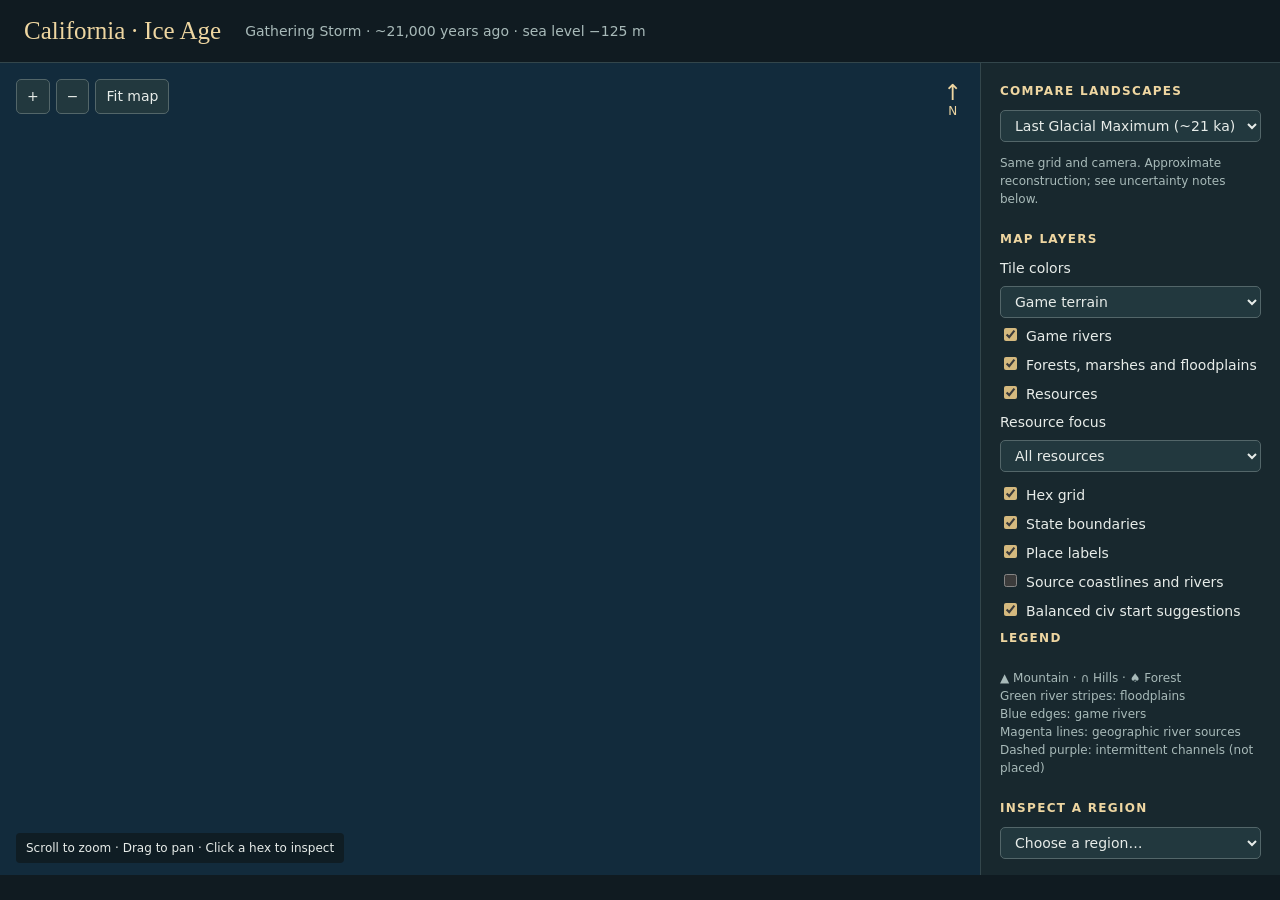
<file: maps/california-lgm/tools/lgm_viewer_template.html>
<!doctype html>
<html lang="en"><head><meta charset="utf-8"><meta name="viewport" content="width=device-width,initial-scale=1"><title>California · Civilization VI map inspector</title>
<style>
:root{color-scheme:dark;--bg:#101b21;--panel:#18282e;--ink:#e7ece9;--muted:#a8bab9;--line:#33464b;--accent:#eed6a1}*{box-sizing:border-box}body{margin:0;background:var(--bg);color:var(--ink);font:14px/1.5 system-ui,sans-serif}header{padding:17px 24px;border-bottom:1px solid var(--line);display:flex;align-items:center;gap:24px;flex-wrap:wrap}h1{font:500 25px Georgia,serif;margin:0;color:var(--accent)}header p{margin:0;color:var(--muted)}main{display:grid;grid-template-columns:minmax(0,1fr) 300px;height:calc(100vh - 88px);min-height:600px}#stage{position:relative;overflow:hidden;background:#122b3c;touch-action:none}canvas{width:100%;height:100%;display:block;cursor:crosshair}.tools{position:absolute;top:16px;left:16px;display:flex;gap:6px}button,select,input{font:inherit;background:#22383e;color:var(--ink);border:1px solid #536669;border-radius:5px;padding:6px 10px}button{cursor:pointer}button:hover{background:#355057}button:focus-visible,input:focus-visible,select:focus-visible{outline:2px solid var(--accent)}aside{padding:19px;background:var(--panel);overflow:auto;border-left:1px solid var(--line)}h2{font-size:12px;font-weight:600;text-transform:uppercase;letter-spacing:1.3px;color:var(--accent);margin:22px 0 10px}h2:first-child{margin-top:0}label{display:block;margin:7px 0;color:var(--ink)}input[type=checkbox]{accent-color:#d4b97e;margin-right:9px}select{width:100%}.legend{display:grid;grid-template-columns:1fr 1fr;gap:7px;font-size:12px}.sw{width:12px;height:12px;display:inline-block;margin-right:6px;border-radius:2px;vertical-align:middle}.note{color:var(--muted);font-size:12px}#detail{border-top:1px solid var(--line);padding-top:10px;min-height:172px}#detail strong{color:var(--accent)}dl{display:grid;grid-template-columns:auto 1fr;gap:4px 15px;margin:8px 0;font-size:12px}dt{color:var(--muted)}dd{margin:0;text-align:right;overflow-wrap:anywhere}.position{position:absolute;bottom:12px;left:16px;background:#101b21dd;padding:6px 10px;border-radius:4px;font-size:12px}.north{position:absolute;right:18px;top:18px;color:var(--accent);text-align:center;line-height:1.1;pointer-events:none;font-size:22px}.north small{display:block;font-size:12px}a{color:var(--accent)}#plotInput{width:130px}.find{display:flex;gap:7px}footer{font-size:11px;color:var(--muted);padding-top:15px;border-top:1px solid var(--line);margin-top:18px}@media(max-width:760px){header{padding:12px 16px;gap:3px}header p{font-size:12px}h1{font-size:22px}main{display:block;height:auto;min-height:0}#stage{height:65vh;min-height:360px}aside{border-left:0;border-top:1px solid var(--line);display:grid;grid-template-columns:1fr 1fr;gap:0 20px}aside section:last-child,footer{grid-column:1/-1}h2{margin-top:15px}}
</style></head><body>
<header><h1>California · Ice Age</h1><p>Gathering Storm · ~21,000 years ago · sea level −125 m</p></header>
<main><div id="stage"><canvas id="map" role="img" aria-label="Interactive Civilization VI map of California. Use the plot number field to inspect tiles by keyboard."></canvas><div class="tools"><button id="plus" aria-label="Zoom in">+</button><button id="minus" aria-label="Zoom out">−</button><button id="fit">Fit map</button></div><div class="north">↑<small>N</small></div><div class="position" id="position">Scroll to zoom · Drag to pan · Click a hex to inspect</div></div>
<aside><section><h2>Compare landscapes</h2><select id="epoch" aria-label="Landscape version"><option value="lgm">Last Glacial Maximum (~21 ka)</option><option value="modern">Modern reference</option></select><p class="note">Same grid and camera. Approximate reconstruction; see uncertainty notes below.</p><h2>Map layers</h2><label for="mode">Tile colors</label><select id="mode"><option value="terrain">Game terrain</option><option value="elevation">Modern measured elevation</option><option value="changes">Changes from modern</option></select><label><input type="checkbox" id="rivers" checked>Game rivers</label><label><input type="checkbox" id="features" checked>Forests, marshes and floodplains</label><label><input type="checkbox" id="resources" checked>Resources</label><label for="resourceFilter">Resource focus</label><select id="resourceFilter" aria-describedby="resourceStatus"><option value="">All resources</option></select><p class="note" id="resourceStatus" aria-live="polite"></p><label><input type="checkbox" id="grid" checked>Hex grid</label><label><input type="checkbox" id="borders" checked>State boundaries</label><label><input type="checkbox" id="labels" checked>Place labels</label><label><input type="checkbox" id="sources">Source coastlines and rivers</label><label><input type="checkbox" id="starts" checked>Balanced civ start suggestions</label></section>
<section><h2>Legend</h2><div class="legend" id="legend"></div><p class="note">▲ Mountain · ∩ Hills · ♠ Forest<br>Green river stripes: floodplains<br>Blue edges: game rivers<br>Magenta lines: geographic river sources<br>Dashed purple: intermittent channels (not placed)</p><h2>Inspect a region</h2><select id="regionJump" aria-label="Go to a region"><option value="">Choose a region…</option></select><h2>Inspect a hex</h2><form class="find" id="find"><input id="plotInput" type="number" min="0" max="7039" placeholder="Plot ID 0–7039" aria-label="Plot ID"><button>Inspect</button></form><div id="detail" aria-live="polite">Select a hex to see its terrain, resource, coordinates and elevation.</div></section>
<section><h2>About this reconstruction</h2><div id="stats"></div><p class="note">Approximate 21 ka scenario. Sea level −125 m; connected basin fills use stated lake-level estimates. Modern reservoirs and the modern Salton Sea are absent. Continental ice sheets lie north of the map.</p><p class="note">Land glaciers use impassable Snow Mountain terrain: Civ VI has no native land-glacier feature. Yosemite uses USGS Tioga polygons; other icefields are generalized. Resources and starts serve Civ gameplay, not prehistoric agriculture or settlement.</p><p class="note">Change colors: pale cyan = glacier; blue = inundated land; gold = exposed waterbed; purple = changed biome/terrain. Measured elevations use the modern datum. City names and state boundaries are orientation aids.</p><p><a href="RECONSTRUCTION.md">Methods, lake levels and uncertainty</a> · <a href="validation_report.json">Validation</a> · <a href="README.md">Install</a></p></section><footer>USGS / NPS paleogeography; USGS Tioga ice polygons; modern terrain/bathymetry and NHD drainage generalized to 15.5 km hexes. Source overlay combines modern reference linework with explicitly inferred shelf extensions. <a href="SOURCES.md">Sources</a>. Offline comparison included.</footer></aside></main>
<script id="modernData" type="application/json">__MODERN_DATA__</script><script id="data" type="application/json">__MAP_DATA__</script><script>
'use strict';const LGM=JSON.parse(document.getElementById('data').textContent),MODERN=JSON.parse(document.getElementById('modernData').textContent),params=new URLSearchParams(location.search),D=params.get('epoch')==='modern'?MODERN:LGM,$=id=>document.getElementById(id);const canvas=$('map'),ctx=canvas.getContext('2d');let cw,ch,dpr,scale=1,ox=0,oy=0,selected=null,hover=null,drag=null,moved=false;const sqrt3=Math.sqrt(3),R=1/sqrt3,H=(D.height-1)*sqrt3/2;const colors={OCEAN:'#244b66',COAST:'#508697',GRASS:'#8aab6c',PLAINS:'#c0b17a',DESERT:'#ddc397',TUNDRA:'#a8aaa0',SNOW:'#e8eceb'},base=t=>t.split('_')[0];const pretty=s=>s.toLowerCase().replaceAll('_',' ').replace(/\b\w/g,c=>c.toUpperCase());const tileXY=t=>[t.id%D.width+.5*(Math.floor(t.id/D.width)%2),H-Math.floor(t.id/D.width)*sqrt3/2];const opts={};for(const id of ['rivers','features','resources','grid','borders','labels','sources','starts']){opts[id]=$ (id);opts[id].onchange=draw;}$('mode').onchange=draw;$('resourceFilter').onchange=draw;
$('epoch').value=params.get('epoch')==='modern'?'modern':'lgm';document.querySelector('header p').textContent=D===MODERN?'Modern reference · Gathering Storm · same 80 × 88 grid':'Gathering Storm · ~21,000 years ago · sea level −125 m';$('epoch').onchange=()=>{const q=new URLSearchParams({epoch:$('epoch').value,cx:(cw/2-ox)/scale,cy:(ch/2-oy)/scale,zoom:scale});location.search=q.toString()};$('legend').innerHTML=Object.entries(colors).map(([k,c])=>`<span><i class="sw" style="background:${c}"></i>${pretty(k)}</span>`).join('');$('stats').innerHTML=`<dl>${Object.entries({Hexes:D.stats.tiles,'Land hexes':D.stats.land,'River edges':D.stats.river_edges,'Named river courses':D.stats.river_names,'Resource tiles':D.stats.resource_tiles,'Floodplain tiles':D.stats.floodplains,'Glacier hexes':D.stats.glacier_hexes??0,'Exposed ocean hexes':D.stats.exposed_seabed_hexes??0}).map(([k,v])=>`<dt>${k}</dt><dd>${v.toLocaleString()}</dd>`).join('')}</dl>`;
// Original pictograms drawn for this inspector; no extracted game artwork.
const strategicResources=new Set(['HORSES','IRON','NITER','COAL','OIL','ALUMINUM','URANIUM']);
const luxuryResources=new Set(D.resource_catalog.resources.filter(r=>r.class==='luxury').map(r=>r.id));
function makeResourceIcon(name){const c=document.createElement('canvas');c.width=c.height=80;const g=c.getContext('2d');g.scale(2.5,2.5);g.lineCap='round';g.lineJoin='round';
const circ=(x,y,r,fill,stroke)=>{g.beginPath();g.arc(x,y,r,0,Math.PI*2);if(fill){g.fillStyle=fill;g.fill()}if(stroke){g.strokeStyle=stroke;g.stroke()}};
const poly=(pts,fill,stroke)=>{g.beginPath();pts.forEach(([x,y],i)=>i?g.lineTo(x,y):g.moveTo(x,y));g.closePath();if(fill){g.fillStyle=fill;g.fill()}if(stroke){g.strokeStyle=stroke;g.stroke()}};
const line=(pts,color,width=1.5)=>{g.beginPath();pts.forEach(([x,y],i)=>i?g.lineTo(x,y):g.moveTo(x,y));g.strokeStyle=color;g.lineWidth=width;g.stroke()};
const ell=(x,y,rx,ry,rot,fill)=>{g.beginPath();g.ellipse(x,y,rx,ry,rot,0,Math.PI*2);g.fillStyle=fill;g.fill()};
const metal=strategicResources.has(name)?'#b26447':luxuryResources.has(name)?'#9b7a35':'#597965';g.lineWidth=1;circ(16,16,15.2,'#11242a','#091b20');circ(16,16,13.7,'#efe0b1',metal);circ(16,16,12.4,'#ddd3a9','#fff0c8');
const ink='#334637',gold='#b48a38',leaf='#547749';
if(name==='FISH'){ell(14,16,8,4.4,-.17,'#578c9c');poly([[20,16],[26,10],[26,21]],'#477482');poly([[12,12],[17,8],[19,12]],'#426977');circ(9,15,.9,'#f4e9c7');circ(9,15,.4,'#24383e');line([[12,14],[13,17],[12,19]],'#bfd4c5',.8)}
else if(name==='CRABS'){ell(16,17,6,4,0,'#b45539');for(let k=0;k<3;k++){line([[11,17+k],[7,17+k*2],[5,19+k*2]],'#983e2a',1.4);line([[21,17+k],[25,17+k*2],[27,19+k*2]],'#983e2a',1.4)}line([[11,15],[7,12],[6,8]],'#ad4733',2);line([[21,15],[25,12],[26,8]],'#ad4733',2);poly([[4,7],[7,11],[9,7],[7,8]],'#b95c3d');poly([[23,7],[25,11],[28,7],[26,8]],'#b95c3d');circ(14,14,.8,'#252d28');circ(18,14,.8,'#252d28')}
else if(name==='WHALES'){g.beginPath();g.moveTo(5,18);g.bezierCurveTo(3,9,18,9,21,17);g.lineTo(25,18);g.lineTo(28,12);g.lineTo(25,13);g.lineTo(22,11);g.lineTo(23,19);g.bezierCurveTo(15,25,7,24,5,18);g.fillStyle='#466d83';g.fill();circ(9,16,.7,'#f6eacc');line([[11,11],[11,7],[9,5]],'#5b95aa');line([[11,8],[14,5]],'#5b95aa')}
else if(name==='WHEAT'||name==='RICE'){for(let k=-1;k<=1;k++){const x=16+k*5;line([[16,26],[x,9]],'#797947',1.3);for(let j=0;j<4;j++){ell(x-1.5,10+j*3,1.4,2.5,-.6,name==='RICE'?'#efe9c5':'#b98b30');ell(x+1.5,10+j*3,1.4,2.5,.6,name==='RICE'?'#e6deb0':'#cda044')}}line([[11,23],[21,24]],'#8a5738',2)}
else if(name==='CATTLE'){poly([[10,10],[6,6],[5,10],[9,15]],'#6d4f31');poly([[22,10],[26,6],[27,10],[23,15]],'#6d4f31');ell(16,17,7,8,0,'#93754c');ell(16,22,6,3,0,'#c9a779');ell(12,14,3,3,-.3,'#eee4c1');circ(12.5,17,.8,ink);circ(19.5,17,.8,ink);circ(13,22,.7,ink);circ(19,22,.7,ink)}
else if(name==='SHEEP'){for(const [x,y] of [[11,13],[16,11],[21,13],[10,18],[15,18],[21,18],[15,22]])circ(x,y,4,'#f8edcc','#c3b486');ell(22,19,3,4,-.2,'#635745');line([[10,22],[9,26]],'#635745',2);line([[19,22],[19,26]],'#635745',2);circ(23,18,.5,'#fff1cb')}
else if(name==='DEER'){poly([[11,14],[16,10],[22,14],[20,24],[16,27],[12,23]],'#94703e');line([[12,14],[9,9],[8,4]],'#684d2e',1.4);line([[9,9],[5,7],[5,4]],'#684d2e',1.4);line([[21,14],[24,9],[25,4]],'#684d2e',1.4);line([[24,9],[28,7],[28,4]],'#684d2e',1.4);circ(14,18,.8,ink);circ(19,18,.8,ink);circ(16.5,25,1.2,ink)}
else if(name==='HORSES'){poly([[8,26],[10,18],[8,14],[12,8],[13,4],[16,7],[20,6],[24,13],[25,18],[21,20],[18,16],[17,26]],'#755332');poly([[12,8],[17,7],[18,9],[14,14],[12,22],[9,26],[8,23]],'#392f24');circ(21,12,.8,'#f8e9bc');line([[19,16],[24,18]],'#d7ba7b',1)}
else if(name==='COTTON'){line([[16,27],[16,13],[11,9]],'#82704c',2);line([[16,20],[23,14]],'#82704c',1.5);for(const [x,y] of [[10,11],[21,15],[15,21]]){poly([[x-4,y+2],[x,y+6],[x+4,y+2]],'#718450');for(const [a,b]of [[-2,0],[2,0],[0,-3]])circ(x+a,y+b,3.5,'#fff6da','#c7c0a4')}}
else if(name==='FURS'){poly([[9,5],[13,8],[19,8],[23,5],[25,10],[22,14],[23,22],[26,26],[21,28],[17,25],[12,27],[6,25],[10,21],[10,15],[7,11]],'#98774c','#5c4834');poly([[13,11],[18,11],[20,21],[16,24],[12,21]],'#c7a679');line([[16,10],[16,23]],'#735738',1)}
else if(name==='OLIVES'){line([[8,27],[22,5]],'#746a38',1.5);for(const [x,y,a]of [[11,21,-.4],[19,15,.5],[14,13,-.4],[23,9,.5]])ell(x,y,5,1.8,a,'#778653');for(const [x,y]of [[11,17],[19,21],[18,10]]){ell(x,y,3,4,.3,'#526342');ell(x-.6,y-.7,.7,2,.3,'#adb385')}}
else if(name==='COFFEE'){for(const [x,y,a]of [[12,14,.4],[21,20,-.5]]){ell(x,y,5,7,a,'#775038');g.save();g.translate(x,y);g.rotate(a);line([[0,-5],[-1,-2],[1,2],[0,5]],'#d1a671',1.2);g.restore()}ell(22,8,5,2,-.4,leaf)}
else if(name==='JADE'){poly([[8,9],[21,6],[26,14],[23,25],[11,27],[5,18]],'#50946c','#345d49');poly([[8,9],[18,12],[23,25],[11,22]],'#89b88b');line([[12,10],[10,16],[14,22]],'#c6d7a6',1.3)}
else if(name==='DIAMONDS'){poly([[9,8],[23,8],[28,14],[16,27],[4,14]],'#dce7dc','#748f99');poly([[9,8],[12,14],[4,14]],'#9ab5bb');poly([[23,8],[20,14],[28,14]],'#8ba9b3');line([[4,14],[28,14]],'#6d929f',1);line([[9,8],[20,14],[16,27],[12,14],[23,8]],'#7fa1ad',1)}
else if(name==='DYES'){for(const [x,y,c] of [[10,19,'#92748e'],[21,19,'#b97049'],[16,11,'#527d8b']]){ell(x,y,4.7,5.7,0,c);ell(x,y-4,4,1.5,0,'#e6d7aa');ell(x,y-4,2.7,.8,0,c)}line([[9,23],[13,22]],'#cbb69e',1)}
else if(name==='SPICES'){ell(11,12,6,2,-.7,leaf);ell(18,9,5,2,.4,'#718344');for(const [x,y,a]of [[11,22,-.6],[19,20,-.4],[17,25,-.5]]){g.save();g.translate(x,y);g.rotate(a);poly([[-6,-2],[6,-2],[6,2],[-6,2]],'#aa7342','#704f32');circ(6,0,1.3,'#d7b57d','#704f32');g.restore()}}
else if(name==='SUGAR'){for(const [x,y]of [[10,18],[19,21],[19,12]]){poly([[x-4,y-3],[x+2,y-5],[x+6,y-2],[x+6,y+5],[x,y+7],[x-4,y+3]],'#f4eed6','#aaac91');line([[x-4,y-3],[x+1,y],[x+6,y-2]],'#c6c9af',.8);line([[x+1,y],[x+1,y+7]],'#c6c9af',.8)}ell(10,7,5,2,-.3,leaf)}
else if(name==='TOBACCO'){line([[10,27],[22,7]],'#6d6740',1.5);for(const [x,y,a]of [[12,21,.5],[19,18,-.5],[15,13,.4],[23,10,-.4]]){ell(x,y,3.2,6,a,'#829158');g.save();g.translate(x,y);g.rotate(a);line([[0,-5],[0,5]],'#b3b27a',.7);g.restore()}}
else if(name==='INCENSE'){poly([[7,20],[25,20],[22,25],[10,25]],'#a7763e','#6d5135');line([[12,27],[20,27]],'#80603a',2);for(const x of [11,17,22])line([[x,19],[x-1,11]],'#71573d',1.2);line([[12,13],[9,10],[12,6]],'#a9b3a1',1.5);line([[20,12],[23,9],[19,5]],'#adb7a6',1.5)}
else if(name==='TURTLES'){for(const [x,y,a]of [[9,11,-.6],[24,11,.6],[10,24,.6],[23,24,-.6]])ell(x,y,2,5,a,'#778653');ell(16,6,2.7,3,0,'#73894f');ell(16,17,8,10,0,'#58764d');poly([[12,12],[19,12],[22,18],[18,24],[12,23],[10,17]],'#a8ac6c','#425b42');line([[12,12],[16,16],[19,12]],'#617445',1);line([[16,16],[16,22],[12,23]],'#617445',1);line([[16,16],[22,18]],'#617445',1)}
else if(name==='TEA'){ell(16,25,11,2,0,'#af9460');g.beginPath();g.moveTo(7,14);g.lineTo(25,14);g.quadraticCurveTo(24,24,16,24);g.quadraticCurveTo(8,24,7,14);g.fillStyle='#f0e6c4';g.fill();ell(16,14,9,2,0,'#b5b58a');line([[25,15],[28,15],[28,20],[24,21]],'#ddd0a9',2);ell(14,8,6,2,-.4,leaf)}
else if(name==='SILK'){poly([[7,7],[23,7],[25,23],[9,25]],'#c6888e','#825663');poly([[9,10],[20,10],[22,22],[11,23]],'#e5b9b4');line([[14,9],[15,23]],'#b37783',1);ell(15,7,8,2,0,'#eee0ba');line([[8,26],[24,24]],'#aa784e',2)}
else if(name==='WINE'){line([[17,10],[18,5],[22,4]],'#665831',1.5);ell(12,7,5,2,-.4,leaf);for(const [x,y]of [[12,12],[18,12],[23,13],[10,17],[16,17],[21,18],[14,22],[19,23],[16,27]])circ(x,y,3.2,'#745775','#4e405a');circ(11,11,1,'#af8b9e')}
else if(name==='CITRUS'){circ(13,19,7,'#dca244','#af792c');circ(21,17,6,'#e5b153','#af792c');ell(14,9,6,2,-.4,leaf);ell(22,10,4,1.7,.8,'#718340');line([[18,13],[17,7]],'#645a34',1.5);circ(11,17,1.5,'#f7d382')}
else if(name==='TRUFFLES'){ell(12,19,6,5,.2,'#715b44');ell(21,17,5,4,-.3,'#8e7351');for(const [x,y] of [[9,17],[13,20],[16,16],[21,15],[24,19],[10,22]])circ(x,y,.7,'#c2a574');ell(17,9,6,2,-.4,leaf)}
else if(name==='OIL'){g.beginPath();g.moveTo(16,5);g.bezierCurveTo(14,11,8,15,8,20);g.bezierCurveTo(8,29,25,29,24,20);g.bezierCurveTo(24,15,19,10,16,5);g.fillStyle='#253b40';g.fill();line([[12,18],[11,22],[14,24]],'#809597',1.8)}
else if(name==='URANIUM'){circ(16,17,9,'#748e45','#445333');for(let a=0;a<3;a++){g.save();g.translate(16,17);g.rotate(a*Math.PI*2/3);g.beginPath();g.moveTo(-1,-3);g.lineTo(-4,-8);g.arc(0,0,9,-2.0,-1.05);g.lineTo(1,-3);g.fillStyle='#e9da8d';g.fill();g.restore()}circ(16,17,2,'#eee0a2')}
else if(name==='MERCURY'){g.beginPath();g.moveTo(16,6);g.bezierCurveTo(13,12,10,16,10,20);g.bezierCurveTo(10,29,24,27,23,19);g.bezierCurveTo(22,14,18,10,16,6);g.fillStyle='#8c9d9d';g.fill();line([[14,14],[12,19],[14,23]],'#f8f0d0',2);circ(24,25,2,'#8c9d9d')}
else if(name==='MARBLE'){poly([[8,11],[14,7],[25,10],[25,23],[18,26],[8,22]],'#f0e8ce','#9b9884');line([[9,14],[15,16],[12,20],[18,23]],'#a5aaa2',1);line([[20,11],[17,15],[22,19],[20,25]],'#a5aaa2',1);line([[8,11],[18,14],[25,10]],'#bebaa1',1)}
else{const pal={STONE:['#a09e87','#c9c3a5'],COPPER:['#b17642','#d9a361'],SALT:['#e8e6d2','#fff6dc'],GYPSUM:['#e2cbb0','#f7e4cc'],SILVER:['#9caeb2','#e4ebdb'],IRON:['#738087','#aeb7b7'],NITER:['#c5c29b','#f2eac4'],COAL:['#384548','#67716b'],ALUMINUM:['#a7b6b0','#f2f0d8']}[name]||['#a49a70','#e6d8a4'];poly([[5,23],[8,15],[14,12],[19,16],[18,25]],pal[0],'#59604c');poly([[13,14],[17,7],[24,9],[27,19],[20,23]],pal[1],'#727766');line([[17,7],[19,15],[27,19]],pal[0],1.3);line([[19,15],[20,23]],pal[0],1.2);if(name==='SALT'||name==='GYPSUM'||name==='NITER'){line([[10,19],[10,14],[14,10]],'#faf0d2',2);line([[22,13],[24,8]],'#faf0d2',2)}}
return c;}
const resourceIcons=Object.fromEntries([...new Set(D.tiles.map(t=>t.resource).filter(Boolean))].map(n=>[n,makeResourceIcon(n)]));

const resourceCounts=Object.fromEntries(D.resource_catalog.resources.map(r=>[r.id,0]));
for(const t of D.tiles)if(t.resource)resourceCounts[t.resource]=(resourceCounts[t.resource]||0)+1;
const totalResources=Object.values(resourceCounts).reduce((a,b)=>a+b,0);
$('resourceFilter').options[0].textContent=`All resources (${totalResources.toLocaleString()})`;
for(const n of Object.keys(resourceCounts).sort())$('resourceFilter').add(new Option(`${pretty(n)} (${resourceCounts[n]})`,n));
function updateResourceFocus(){const n=$('resourceFilter').value,count=resourceCounts[n];$('resourceStatus').textContent=n?(count?`${pretty(n)}: ${count} resource ${count===1?'tile':'tiles'} across the map.`:`No ${pretty(n).toLowerCase()} deposits on this map.`):`${D.resource_catalog.resources.length} available map resources · Counts are tiles; 0 means absent.`;draw()}
$('resourceFilter').onchange=()=>{opts.resources.checked=true;updateResourceFocus()};updateResourceFocus();
const nearestPlot=(lon,lat)=>D.tiles.reduce((a,b)=>(a.lon-lon)**2*Math.cos(lat*Math.PI/180)**2+(a.lat-lat)**2<(b.lon-lon)**2*Math.cos(lat*Math.PI/180)**2+(b.lat-lat)**2?a:b).id;
for(const a of D.iconic_deposits||[])$('regionJump').add(new Option(a.name+' · '+pretty(a.resource),a.plots[0]));
for(const [name,lon,lat] of [['Exposed San Francisco Bay',-122.3,37.85],['Santarosae',-120.05,34.02],['Bonneville',-113.2,40.6],['Lahontan western basins',-119.45,40.45],['Carson pluvial basin',-118.65,39.7],['Russell (Mono)',-119.0,38.0],['Owens pluvial lake',-118,36.45],['Lake Manly',-116.85,36.3],['Tioga icefield / Yosemite',-119.4,37.9],['Mojave woodland',-115.7,35.5],['Lassen Peak',-121.505,40.488],['Big Sur forests',-121.85946,36.3073],['Southern coastal rivers',-118.1,33.7],['Salton Trough (modern agriculture location)',-115.55,32.95],['Lake Tahoe / west-shore mountains',-120.15,39.05],['Carson River / Fallon basin',-118.78,39.47],['Walker River / Mason Valley',-119.16,38.99],['Humboldt River / Lovelock basin',-118.48,40.18],['San Francisco Peninsula',-122.42,37.62],['Sacramento–San Joaquin Delta',-121.9,38.08],['Colorado River / former Mead basin',-114.5,36.1],['Colorado River / southern crop boundary',-114.94,31.89],['Basin and Range / central Nevada',-116.9,39.45],['Owens Valley',-118.25,37.0],['Death Valley floor',-116.9,36.5],['Salinas Valley',-121.36,36.43],['Carson Valley',-119.78,38.96],['Sacramento floodplains',-121.8,39.0],['San Joaquin floodplains',-120.8,37.3],['Truckee River',-119.75,39.6]])$('regionJump').add(new Option(name,nearestPlot(lon,lat)));
for(const st of D.starts)$('regionJump').add(new Option(st.name+' · '+st.region,st.id));
function focusPlot(id){inspect(id);const [x,y]=tileXY(D.tiles[id]);scale=Math.max(scale,28);ox=cw/2-x*scale;oy=ch/2-y*scale;draw()}
for(const option of Array.from($('regionJump').options).slice(1))option.value+=`:${option.index}`;
$('regionJump').onchange=e=>{if(e.target.value!=='')focusPlot(Number(e.target.value.split(':')[0]))};
function fit(){scale=Math.min((cw-40)/(D.width+1),(ch-40)/(H+2));ox=(cw-(D.width-.5)*scale)/2;oy=(ch-H*scale)/2;draw();}let restoreCamera=true;function resize(){const b=$('stage').getBoundingClientRect();cw=b.width;ch=b.height;dpr=devicePixelRatio||1;canvas.width=cw*dpr;canvas.height=ch*dpr;fit();if(restoreCamera&&params.has("zoom")){scale=Number(params.get("zoom"));ox=cw/2-Number(params.get("cx"))*scale;oy=ch/2-Number(params.get("cy"))*scale;draw()}restoreCamera=false;}function screen(x,y){return [ox+x*scale,oy+(H-y)*scale]}function pathHex(x,y){ctx.beginPath();for(let i=0;i<6;i++){const a=(90-i*60)*Math.PI/180;const px=x+Math.cos(a)*R,py=y-Math.sin(a)*R;i?ctx.lineTo(px,py):ctx.moveTo(px,py)}ctx.closePath()}
function changeColor(id){const a=LGM.tiles[id],b=MODERN.tiles[id],water=t=>['COAST','OCEAN'].includes(t.terrain);if(a.glacier)return '#c4f4ff';if(water(a)&&!water(b))return '#358ddd';if(!water(a)&&water(b))return '#e5b75c';if(a.terrain!==b.terrain||a.feature!==b.feature)return '#9d80b9';return '#42545c'}
function elevationColor(z){if(z<0)return '#244b66';const ramp=[[0,[111,151,104]],[600,[157,166,104]],[1400,[194,178,130]],[2500,[155,142,129]],[4000,[241,240,233]]];for(let k=1;k<ramp.length;k++)if(z<=ramp[k][0]){let f=(z-ramp[k-1][0])/(ramp[k][0]-ramp[k-1][0]);return `rgb(${ramp[k][1].map((v,j)=>Math.round(ramp[k-1][1][j]*(1-f)+v*f)).join(',')})`}return '#f1f0e9'}
function drawLine(points,color,width,dash=[]){ctx.beginPath();points.forEach(([x,y],i)=>i?ctx.lineTo(x,H-y):ctx.moveTo(x,H-y));ctx.strokeStyle=color;ctx.lineWidth=width/scale;ctx.setLineDash(dash.map(n=>n/scale));ctx.stroke();ctx.setLineDash([])}
const places=[['Bonneville',-113.1,40.5],['Lahontan',-119.2,40.4],['Lake Russell',-119,38],['Lake Manly',-116.85,36.3],['Santarosae',-120.05,34.02],['San Francisco',-122.42,37.77],['Sacramento',-121.49,38.58],['Los Angeles',-118.24,34.05],['San Diego',-117.16,32.72],['Fresno',-119.78,36.74],['Redding',-122.39,40.59],['Eureka',-124.16,40.80],['Reno',-119.81,39.53],['Las Vegas',-115.14,36.17],['Lake Tahoe',-120.02,39.09],['Yosemite',-119.55,37.75],['Death Valley',-116.82,36.24],['Mt. Shasta',-122.19,41.41],['Lassen Peak',-121.505,40.488],['Salton Sea',-115.83,33.30],['Channel Islands',-120.08,33.7]];const pl=places.map(([name,lon,lat])=>{let best=D.tiles.reduce((a,b)=>(a.lon-lon)**2+(a.lat-lat)**2<(b.lon-lon)**2+(b.lat-lat)**2?a:b);return [name,...tileXY(best)]});
function draw(){if(!cw)return;$('legend').innerHTML=$('mode').value==='changes'?[['#c4f4ff','Glacier'],['#358ddd','New water'],['#e5b75c','Exposed waterbed'],['#9d80b9','Biome / terrain'],['#42545c','Unchanged']].map(([c,k])=>`<span><i class="sw" style="background:${c}"></i>${k}</span>`).join(''):Object.entries(colors).map(([k,c])=>`<span><i class="sw" style="background:${c}"></i>${pretty(k)}</span>`).join('');ctx.setTransform(dpr,0,0,dpr,0,0);ctx.fillStyle='#122b3c';ctx.fillRect(0,0,cw,ch);ctx.save();ctx.translate(ox,oy);ctx.scale(scale,scale);ctx.lineJoin='round';
for(const t of D.tiles){const [x,y]=tileXY(t);if(x*scale+ox< -scale||x*scale+ox>cw+scale||y*scale+oy< -scale||y*scale+oy>ch+scale)continue;pathHex(x,y);ctx.fillStyle=$('mode').value==='changes'?changeColor(t.id):$('mode').value==='elevation'?elevationColor(t.elevation):colors[base(t.terrain)];ctx.fill();if(opts.grid.checked){ctx.strokeStyle='#18343b55';ctx.lineWidth=.45/scale;ctx.stroke()}
if(t.terrain.includes('MOUNTAIN')){ctx.beginPath();ctx.moveTo(x-.34,y+.25);ctx.lineTo(x,y-.32);ctx.lineTo(x+.34,y+.25);ctx.closePath();ctx.fillStyle='#656958';ctx.fill();ctx.beginPath();ctx.moveTo(x-.10,y-.14);ctx.lineTo(x,y-.32);ctx.lineTo(x+.12,y-.10);ctx.strokeStyle='#eceddb';ctx.lineWidth=.08;ctx.stroke()}else if(t.terrain.includes('HILLS')){ctx.beginPath();ctx.ellipse(x,y+.12,.27,.16,0,Math.PI,Math.PI*2);ctx.strokeStyle='#756c44';ctx.lineWidth=.065;ctx.stroke()}
if(opts.features.checked&&t.feature==='FOREST'){ctx.fillStyle='#254e39';for(let j=-1;j<=1;j++){ctx.beginPath();ctx.moveTo(x+j*.17-.12,y+.18);ctx.lineTo(x+j*.17,y-.20-(j===0?.09:0));ctx.lineTo(x+j*.17+.12,y+.18);ctx.fill()}}else if(opts.features.checked&&t.feature==='MARSH'){ctx.strokeStyle='#3c7974';ctx.lineWidth=.07;for(let j=0;j<3;j++){ctx.beginPath();ctx.moveTo(x-.24,y-.1+j*.13);ctx.lineTo(x+.24,y-.1+j*.13);ctx.stroke()}}
if(opts.features.checked&&t.feature.startsWith('FLOODPLAINS')){ctx.save();pathHex(x,y);ctx.clip();ctx.fillStyle='#7fba6655';ctx.fill();ctx.strokeStyle='#507f43';ctx.lineWidth=.075;for(let j=-1;j<=1;j++){ctx.beginPath();ctx.moveTo(x-.35,y+j*.19);ctx.quadraticCurveTo(x-.12,y+j*.19-.10,x+.08,y+j*.19);ctx.quadraticCurveTo(x+.2,y+j*.19+.07,x+.36,y+j*.19);ctx.stroke()}ctx.restore()}
if(opts.resources.checked&&t.resource&&(!$('resourceFilter').value||$('resourceFilter').value===t.resource)){ctx.drawImage(resourceIcons[t.resource],x-.38,y-.38,.76,.76)}
}
if(opts.rivers.checked)for(const r of D.rivers){drawLine(r.points,'#c3e5e9',Math.max(2,scale*.22));drawLine(r.points,'#227db7',Math.max(1.25,scale*.12));if(scale>20){const [[x1,y1],[x2,y2]]=r.points,dx=x2-x1,dy=-(y2-y1),mx=(x1+x2)/2,my=H-(y1+y2)/2,ang=Math.atan2(dy,dx);ctx.beginPath();ctx.moveTo(mx+.11*Math.cos(ang),my+.11*Math.sin(ang));ctx.lineTo(mx+.13*Math.cos(ang+2.5),my+.13*Math.sin(ang+2.5));ctx.lineTo(mx+.13*Math.cos(ang-2.5),my+.13*Math.sin(ang-2.5));ctx.fillStyle='#003964';ctx.fill()}}
if(opts.borders.checked)for(const b of D.boundaries)for(const p of b.paths)drawLine(p,b.name==='California'?'#f9deb0':'#e2d8b588',b.name==='California'?1.8:1,[5,4]);
if(opts.sources.checked){for(const p of D.coastlines)drawLine(p,'#faf1d6',1.2);for(const r of D.sourceRivers)drawLine(r.points,r.seasonal?'#c490e6':'#e972d4',1.2,r.seasonal?[3,3]:[]);for(const l of D.lakes)for(const p of l.paths)drawLine(p,'#e972d4',1)}
if(opts.starts.checked)for(const [idx,s] of D.starts.entries()){const [x,y]=tileXY(D.tiles[s.id]);ctx.beginPath();ctx.arc(x,y,.9,0,2*Math.PI);ctx.fillStyle='#f5df8a33';ctx.fill();ctx.strokeStyle='#ffe995';ctx.lineWidth=2/scale;ctx.stroke();ctx.font=`bold ${Math.max(.55,12/scale)}px system-ui`;ctx.textAlign='center';ctx.textBaseline='middle';ctx.strokeStyle='#142b30';ctx.lineWidth=3/scale;ctx.strokeText(String(idx+1),x,y);ctx.fillStyle='#fff1bb';ctx.fillText(String(idx+1),x,y)}
for(const [id,color]of [[hover,'#ffffffaa'],[selected,'#fff0a4']])if(id!==null){const [x,y]=tileXY(D.tiles[id]);pathHex(x,y);ctx.strokeStyle=color;ctx.lineWidth=(id===selected?3:1.5)/scale;ctx.stroke()}
ctx.restore();if(opts.labels.checked){ctx.textAlign='left';ctx.textBaseline='middle';ctx.font='12px system-ui';for(const [name,x,y] of pl){const sx=ox+x*scale,sy=oy+y*scale;if(sx<0||sx>cw-80||sy<0||sy>ch)continue;ctx.fillStyle='#f5e5bd';ctx.beginPath();ctx.arc(sx,sy,2.3,0,2*Math.PI);ctx.fill();ctx.lineWidth=3.5;ctx.strokeStyle='#152d32dd';ctx.strokeText(name,sx+6,sy);ctx.fillText(name,sx+6,sy)}}
}
function tileAt(px,py){const x=(px-ox)/scale,y=H-(py-oy)/scale;let best=null,bd=Infinity;const cy=Math.round(y/(sqrt3/2));for(let yy=Math.max(0,cy-1);yy<=Math.min(D.height-1,cy+1);yy++){const xx=Math.round(x-.5*(yy%2));if(xx<0||xx>=D.width)continue;const dx=x-xx-.5*(yy%2),dy=y-yy*sqrt3/2,d=dx*dx+dy*dy;if(d<bd){bd=d;best=yy*D.width+xx}}return bd<.5?best:null}
function inspect(id){selected=id;$('plotInput').value=id;const t=D.tiles[id],rs=D.rivers.filter(r=>r.plot===id),start=D.starts.find(s=>s.id===id);$('detail').innerHTML=`<strong>Plot ${id} · (${id%D.width}, ${Math.floor(id/D.width)})</strong><dl>${t.paleobiome?`<dt>LGM biome</dt><dd>${t.paleobiome}</dd><dt>Modern terrain</dt><dd>${pretty(t.modern_terrain)}</dd>${t.glacier?`<dt>Glacier evidence</dt><dd>${t.glacier.basis} (${t.glacier.confidence} confidence)</dd>`:''}`:''}<dt>Terrain</dt><dd>${pretty(t.terrain)}</dd><dt>Feature</dt><dd>${t.feature?pretty(t.feature):'None'}</dd><dt>Resource</dt><dd>${t.resource?'<img alt="" width="30" height="30" style="vertical-align:middle" src="'+resourceIcons[t.resource].toDataURL()+'"> '+pretty(t.resource)+' × '+t.quantity:'None'}</dd>${t.forest_reference_percent!=null?`<dt>NLCD forest area (2021)</dt><dd>${t.forest_reference_percent}% of sampled land</dd>`:''}<dt>Elevation</dt><dd>${t.elevation.toLocaleString()} m</dd><dt>Relief across hex</dt><dd>${t.relief.toLocaleString()} m</dd><dt>Relief, central 6 km</dt><dd>${(t.local_relief??t.relief).toLocaleString()} m</dd><dt>Latitude</dt><dd>${t.lat.toFixed(4)}° N</dd><dt>Longitude</dt><dd>${Math.abs(t.lon).toFixed(4)}° W</dd>${t.lake?`<dt>Lake</dt><dd>${t.lake}</dd>${D.notes.paleo_lakes?.find(a=>a.name===t.lake)?`<dt>Scenario lake level</dt><dd>${D.notes.paleo_lakes.find(a=>a.name===t.lake).level_m} m (estimate)</dd>`:''}`:''}<dt>Tribal village</dt><dd>${t.goody?'Yes':'No'}</dd></dl><p class="note">${t.ecoregion}</p>${t.deposit?`<strong>${t.deposit.name}</strong><p class="note">Mapped ${t.deposit.resource.toLowerCase()} district; tile center ${t.deposit.distance_km} km from the reference location.</p>${t.deposit.note?`<p class="note">${t.deposit.note}</p>`:''}`:''}${start?`<strong>${start.name} · Balanced civ suggestion</strong><dl><dt>Freshwater</dt><dd>Yes</dd><dt>Nearest civ</dt><dd>${start.metrics.nearest_start_hexes} hexes</dd><dt>Passable tiles, 3 rings</dt><dd>${start.metrics.passable_ring3} / 37</dd><dt>Food resources, 3 rings</dt><dd>${start.metrics.food_resources_ring3}</dd><dt>Luxury types, 3 rings</dt><dd>${start.metrics.luxury_types_ring3}</dd><dt>Fertility estimate</dt><dd>${start.metrics.score}</dd></dl>`:''}${rs.length?'<p class="note">Owned river edges: '+rs.map(r=>`${r.name} (${r.side}, flow ${r.flow})`).join('; ')+'</p>':''}`;draw()}
canvas.addEventListener('pointerdown',e=>{drag=[e.offsetX,e.offsetY,ox,oy];moved=false;canvas.setPointerCapture(e.pointerId)});canvas.addEventListener('pointermove',e=>{if(drag){const dx=e.offsetX-drag[0],dy=e.offsetY-drag[1];if(Math.abs(dx)+Math.abs(dy)>4)moved=true;if(moved){ox=drag[2]+dx;oy=drag[3]+dy;draw()}}else{hover=tileAt(e.offsetX,e.offsetY);draw()}});canvas.addEventListener('pointerup',e=>{if(!moved){const id=tileAt(e.offsetX,e.offsetY);if(id!==null)inspect(id)}drag=null});canvas.addEventListener('pointercancel',()=>drag=null);canvas.addEventListener('pointerleave',()=>{hover=null;draw()});function zoom(f,px=cw/2,py=ch/2){let ns=Math.max(2,Math.min(100,scale*f)),ratio=ns/scale;ox=px-(px-ox)*ratio;oy=py-(py-oy)*ratio;scale=ns;draw()}canvas.addEventListener('wheel',e=>{e.preventDefault();zoom(Math.exp(-e.deltaY*.0015),e.offsetX,e.offsetY)},{passive:false});$('plus').onclick=()=>zoom(1.5);$('minus').onclick=()=>zoom(1/1.5);$('fit').onclick=fit;$('find').onsubmit=e=>{e.preventDefault();let id=Number($('plotInput').value);if(Number.isInteger(id)&&id>=0&&id<D.tiles.length){focusPlot(id)}};new ResizeObserver(resize).observe($('stage'));
</script></body></html>
</file>
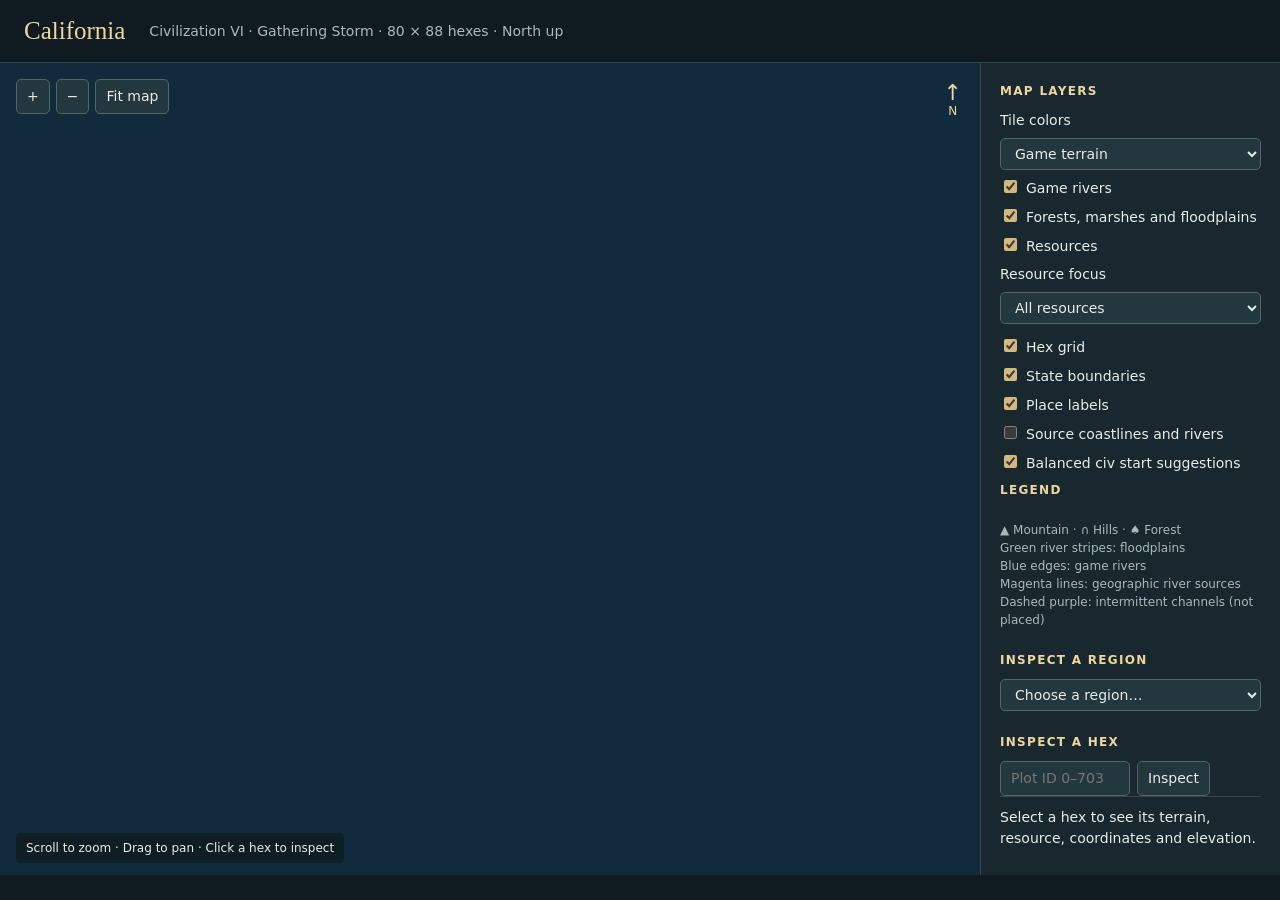
<file: maps/california-lgm/tools/modern_viewer_template.html>
<!doctype html>
<html lang="en"><head><meta charset="utf-8"><meta name="viewport" content="width=device-width,initial-scale=1"><title>California · Civilization VI map inspector</title>
<style>
:root{color-scheme:dark;--bg:#101b21;--panel:#18282e;--ink:#e7ece9;--muted:#a8bab9;--line:#33464b;--accent:#eed6a1}*{box-sizing:border-box}body{margin:0;background:var(--bg);color:var(--ink);font:14px/1.5 system-ui,sans-serif}header{padding:17px 24px;border-bottom:1px solid var(--line);display:flex;align-items:center;gap:24px;flex-wrap:wrap}h1{font:500 25px Georgia,serif;margin:0;color:var(--accent)}header p{margin:0;color:var(--muted)}main{display:grid;grid-template-columns:minmax(0,1fr) 300px;height:calc(100vh - 88px);min-height:600px}#stage{position:relative;overflow:hidden;background:#122b3c;touch-action:none}canvas{width:100%;height:100%;display:block;cursor:crosshair}.tools{position:absolute;top:16px;left:16px;display:flex;gap:6px}button,select,input{font:inherit;background:#22383e;color:var(--ink);border:1px solid #536669;border-radius:5px;padding:6px 10px}button{cursor:pointer}button:hover{background:#355057}button:focus-visible,input:focus-visible,select:focus-visible{outline:2px solid var(--accent)}aside{padding:19px;background:var(--panel);overflow:auto;border-left:1px solid var(--line)}h2{font-size:12px;font-weight:600;text-transform:uppercase;letter-spacing:1.3px;color:var(--accent);margin:22px 0 10px}h2:first-child{margin-top:0}label{display:block;margin:7px 0;color:var(--ink)}input[type=checkbox]{accent-color:#d4b97e;margin-right:9px}select{width:100%}.legend{display:grid;grid-template-columns:1fr 1fr;gap:7px;font-size:12px}.sw{width:12px;height:12px;display:inline-block;margin-right:6px;border-radius:2px;vertical-align:middle}.note{color:var(--muted);font-size:12px}#detail{border-top:1px solid var(--line);padding-top:10px;min-height:172px}#detail strong{color:var(--accent)}dl{display:grid;grid-template-columns:auto 1fr;gap:4px 15px;margin:8px 0;font-size:12px}dt{color:var(--muted)}dd{margin:0;text-align:right;overflow-wrap:anywhere}.position{position:absolute;bottom:12px;left:16px;background:#101b21dd;padding:6px 10px;border-radius:4px;font-size:12px}.north{position:absolute;right:18px;top:18px;color:var(--accent);text-align:center;line-height:1.1;pointer-events:none;font-size:22px}.north small{display:block;font-size:12px}a{color:var(--accent)}#plotInput{width:130px}.find{display:flex;gap:7px}footer{font-size:11px;color:var(--muted);padding-top:15px;border-top:1px solid var(--line);margin-top:18px}@media(max-width:760px){header{padding:12px 16px;gap:3px}header p{font-size:12px}h1{font-size:22px}main{display:block;height:auto;min-height:0}#stage{height:65vh;min-height:360px}aside{border-left:0;border-top:1px solid var(--line);display:grid;grid-template-columns:1fr 1fr;gap:0 20px}aside section:last-child,footer{grid-column:1/-1}h2{margin-top:15px}}
</style></head><body>
<header><h1>California</h1><p>Civilization VI · Gathering Storm · 80 × 88 hexes · North up</p></header>
<main><div id="stage"><canvas id="map" role="img" aria-label="Interactive Civilization VI map of California. Use the plot number field to inspect tiles by keyboard."></canvas><div class="tools"><button id="plus" aria-label="Zoom in">+</button><button id="minus" aria-label="Zoom out">−</button><button id="fit">Fit map</button></div><div class="north">↑<small>N</small></div><div class="position" id="position">Scroll to zoom · Drag to pan · Click a hex to inspect</div></div>
<aside><section><h2>Map layers</h2><label for="mode">Tile colors</label><select id="mode"><option value="terrain">Game terrain</option><option value="elevation">Measured elevation</option></select><label><input type="checkbox" id="rivers" checked>Game rivers</label><label><input type="checkbox" id="features" checked>Forests, marshes and floodplains</label><label><input type="checkbox" id="resources" checked>Resources</label><label for="resourceFilter">Resource focus</label><select id="resourceFilter" aria-describedby="resourceStatus"><option value="">All resources</option></select><p class="note" id="resourceStatus" aria-live="polite"></p><label><input type="checkbox" id="grid" checked>Hex grid</label><label><input type="checkbox" id="borders" checked>State boundaries</label><label><input type="checkbox" id="labels" checked>Place labels</label><label><input type="checkbox" id="sources">Source coastlines and rivers</label><label><input type="checkbox" id="starts" checked>Balanced civ start suggestions</label></section>
<section><h2>Legend</h2><div class="legend" id="legend"></div><p class="note">▲ Mountain · ∩ Hills · ♠ Forest<br>Green river stripes: floodplains<br>Blue edges: game rivers<br>Magenta lines: geographic river sources<br>Dashed purple: intermittent channels (not placed)</p><h2>Inspect a region</h2><select id="regionJump" aria-label="Go to a region"><option value="">Choose a region…</option></select><h2>Inspect a hex</h2><form class="find" id="find"><input id="plotInput" type="number" min="0" max="7039" placeholder="Plot ID 0–7039" aria-label="Plot ID"><button>Inspect</button></form><div id="detail" aria-live="polite">Select a hex to see its terrain, resource, coordinates and elevation.</div></section>
<section><h2>About this map</h2><div id="stats"></div><p class="note">15.5 km between neighboring hex centers. Source geography is generalized to the game grid; small islands and key lakes use a minimum of one tile. Named wine, oil and mineral districts anchor resource placement. Gold is omitted. The 12 suggested starts use freshwater, fertility, expansion space and spacing; they are inspection markers, not fixed civilization spawns.</p><p class="note">Database and geography checks are included in <a href="validation_report.json">validation_report.json</a>. An in-game load test is still required. See the <a href="LANDFORM_AUDIT.md">landform audit</a>, the <a href="FOREST_AUDIT.md">forest audit</a>, the <a href="RESOURCE_AUDIT.md">resource audit</a>, and <a href="README.md">installation and limitations</a>.</p></section>
<footer>Terrain: USGS / NOAA / INEGI via Mapzen terrain tiles. Coastlines, lakes and borders: Natural Earth. Rivers: Natural Earth + USGS NHD (DWR and supplemental services). Ecoregions: US EPA. <a href="SOURCES.md">Sources and method</a>. Entire inspector works offline.</footer></aside></main>
<script id="data" type="application/json">__MAP_DATA__</script><script>
'use strict';const D=JSON.parse(document.getElementById('data').textContent),$=id=>document.getElementById(id);const canvas=$('map'),ctx=canvas.getContext('2d');let cw,ch,dpr,scale=1,ox=0,oy=0,selected=null,hover=null,drag=null,moved=false;const sqrt3=Math.sqrt(3),R=1/sqrt3,H=(D.height-1)*sqrt3/2;const colors={OCEAN:'#244b66',COAST:'#508697',GRASS:'#8aab6c',PLAINS:'#c0b17a',DESERT:'#ddc397',TUNDRA:'#a8aaa0',SNOW:'#e8eceb'},base=t=>t.split('_')[0];const pretty=s=>s.toLowerCase().replaceAll('_',' ').replace(/\b\w/g,c=>c.toUpperCase());const tileXY=t=>[t.id%D.width+.5*(Math.floor(t.id/D.width)%2),H-Math.floor(t.id/D.width)*sqrt3/2];const opts={};for(const id of ['rivers','features','resources','grid','borders','labels','sources','starts']){opts[id]=$ (id);opts[id].onchange=draw;}$('mode').onchange=draw;$('resourceFilter').onchange=draw;
$('legend').innerHTML=Object.entries(colors).filter(([k])=>k!=='SNOW').map(([k,c])=>`<span><i class="sw" style="background:${c}"></i>${pretty(k)}</span>`).join('');$('stats').innerHTML=`<dl>${Object.entries({Hexes:D.stats.tiles,'Land hexes':D.stats.land,'River edges':D.stats.river_edges,'Named river courses':D.stats.river_names,'Resource tiles':D.stats.resource_tiles,'Floodplain tiles':D.stats.floodplains}).map(([k,v])=>`<dt>${k}</dt><dd>${v.toLocaleString()}</dd>`).join('')}</dl>`;
// Original pictograms drawn for this inspector; no extracted game artwork.
const strategicResources=new Set(['HORSES','IRON','NITER','COAL','OIL','ALUMINUM','URANIUM']);
const luxuryResources=new Set(D.resource_catalog.resources.filter(r=>r.class==='luxury').map(r=>r.id));
function makeResourceIcon(name){const c=document.createElement('canvas');c.width=c.height=80;const g=c.getContext('2d');g.scale(2.5,2.5);g.lineCap='round';g.lineJoin='round';
const circ=(x,y,r,fill,stroke)=>{g.beginPath();g.arc(x,y,r,0,Math.PI*2);if(fill){g.fillStyle=fill;g.fill()}if(stroke){g.strokeStyle=stroke;g.stroke()}};
const poly=(pts,fill,stroke)=>{g.beginPath();pts.forEach(([x,y],i)=>i?g.lineTo(x,y):g.moveTo(x,y));g.closePath();if(fill){g.fillStyle=fill;g.fill()}if(stroke){g.strokeStyle=stroke;g.stroke()}};
const line=(pts,color,width=1.5)=>{g.beginPath();pts.forEach(([x,y],i)=>i?g.lineTo(x,y):g.moveTo(x,y));g.strokeStyle=color;g.lineWidth=width;g.stroke()};
const ell=(x,y,rx,ry,rot,fill)=>{g.beginPath();g.ellipse(x,y,rx,ry,rot,0,Math.PI*2);g.fillStyle=fill;g.fill()};
const metal=strategicResources.has(name)?'#b26447':luxuryResources.has(name)?'#9b7a35':'#597965';g.lineWidth=1;circ(16,16,15.2,'#11242a','#091b20');circ(16,16,13.7,'#efe0b1',metal);circ(16,16,12.4,'#ddd3a9','#fff0c8');
const ink='#334637',gold='#b48a38',leaf='#547749';
if(name==='FISH'){ell(14,16,8,4.4,-.17,'#578c9c');poly([[20,16],[26,10],[26,21]],'#477482');poly([[12,12],[17,8],[19,12]],'#426977');circ(9,15,.9,'#f4e9c7');circ(9,15,.4,'#24383e');line([[12,14],[13,17],[12,19]],'#bfd4c5',.8)}
else if(name==='CRABS'){ell(16,17,6,4,0,'#b45539');for(let k=0;k<3;k++){line([[11,17+k],[7,17+k*2],[5,19+k*2]],'#983e2a',1.4);line([[21,17+k],[25,17+k*2],[27,19+k*2]],'#983e2a',1.4)}line([[11,15],[7,12],[6,8]],'#ad4733',2);line([[21,15],[25,12],[26,8]],'#ad4733',2);poly([[4,7],[7,11],[9,7],[7,8]],'#b95c3d');poly([[23,7],[25,11],[28,7],[26,8]],'#b95c3d');circ(14,14,.8,'#252d28');circ(18,14,.8,'#252d28')}
else if(name==='WHALES'){g.beginPath();g.moveTo(5,18);g.bezierCurveTo(3,9,18,9,21,17);g.lineTo(25,18);g.lineTo(28,12);g.lineTo(25,13);g.lineTo(22,11);g.lineTo(23,19);g.bezierCurveTo(15,25,7,24,5,18);g.fillStyle='#466d83';g.fill();circ(9,16,.7,'#f6eacc');line([[11,11],[11,7],[9,5]],'#5b95aa');line([[11,8],[14,5]],'#5b95aa')}
else if(name==='WHEAT'||name==='RICE'){for(let k=-1;k<=1;k++){const x=16+k*5;line([[16,26],[x,9]],'#797947',1.3);for(let j=0;j<4;j++){ell(x-1.5,10+j*3,1.4,2.5,-.6,name==='RICE'?'#efe9c5':'#b98b30');ell(x+1.5,10+j*3,1.4,2.5,.6,name==='RICE'?'#e6deb0':'#cda044')}}line([[11,23],[21,24]],'#8a5738',2)}
else if(name==='CATTLE'){poly([[10,10],[6,6],[5,10],[9,15]],'#6d4f31');poly([[22,10],[26,6],[27,10],[23,15]],'#6d4f31');ell(16,17,7,8,0,'#93754c');ell(16,22,6,3,0,'#c9a779');ell(12,14,3,3,-.3,'#eee4c1');circ(12.5,17,.8,ink);circ(19.5,17,.8,ink);circ(13,22,.7,ink);circ(19,22,.7,ink)}
else if(name==='SHEEP'){for(const [x,y] of [[11,13],[16,11],[21,13],[10,18],[15,18],[21,18],[15,22]])circ(x,y,4,'#f8edcc','#c3b486');ell(22,19,3,4,-.2,'#635745');line([[10,22],[9,26]],'#635745',2);line([[19,22],[19,26]],'#635745',2);circ(23,18,.5,'#fff1cb')}
else if(name==='DEER'){poly([[11,14],[16,10],[22,14],[20,24],[16,27],[12,23]],'#94703e');line([[12,14],[9,9],[8,4]],'#684d2e',1.4);line([[9,9],[5,7],[5,4]],'#684d2e',1.4);line([[21,14],[24,9],[25,4]],'#684d2e',1.4);line([[24,9],[28,7],[28,4]],'#684d2e',1.4);circ(14,18,.8,ink);circ(19,18,.8,ink);circ(16.5,25,1.2,ink)}
else if(name==='HORSES'){poly([[8,26],[10,18],[8,14],[12,8],[13,4],[16,7],[20,6],[24,13],[25,18],[21,20],[18,16],[17,26]],'#755332');poly([[12,8],[17,7],[18,9],[14,14],[12,22],[9,26],[8,23]],'#392f24');circ(21,12,.8,'#f8e9bc');line([[19,16],[24,18]],'#d7ba7b',1)}
else if(name==='COTTON'){line([[16,27],[16,13],[11,9]],'#82704c',2);line([[16,20],[23,14]],'#82704c',1.5);for(const [x,y] of [[10,11],[21,15],[15,21]]){poly([[x-4,y+2],[x,y+6],[x+4,y+2]],'#718450');for(const [a,b]of [[-2,0],[2,0],[0,-3]])circ(x+a,y+b,3.5,'#fff6da','#c7c0a4')}}
else if(name==='FURS'){poly([[9,5],[13,8],[19,8],[23,5],[25,10],[22,14],[23,22],[26,26],[21,28],[17,25],[12,27],[6,25],[10,21],[10,15],[7,11]],'#98774c','#5c4834');poly([[13,11],[18,11],[20,21],[16,24],[12,21]],'#c7a679');line([[16,10],[16,23]],'#735738',1)}
else if(name==='OLIVES'){line([[8,27],[22,5]],'#746a38',1.5);for(const [x,y,a]of [[11,21,-.4],[19,15,.5],[14,13,-.4],[23,9,.5]])ell(x,y,5,1.8,a,'#778653');for(const [x,y]of [[11,17],[19,21],[18,10]]){ell(x,y,3,4,.3,'#526342');ell(x-.6,y-.7,.7,2,.3,'#adb385')}}
else if(name==='COFFEE'){for(const [x,y,a]of [[12,14,.4],[21,20,-.5]]){ell(x,y,5,7,a,'#775038');g.save();g.translate(x,y);g.rotate(a);line([[0,-5],[-1,-2],[1,2],[0,5]],'#d1a671',1.2);g.restore()}ell(22,8,5,2,-.4,leaf)}
else if(name==='JADE'){poly([[8,9],[21,6],[26,14],[23,25],[11,27],[5,18]],'#50946c','#345d49');poly([[8,9],[18,12],[23,25],[11,22]],'#89b88b');line([[12,10],[10,16],[14,22]],'#c6d7a6',1.3)}
else if(name==='DIAMONDS'){poly([[9,8],[23,8],[28,14],[16,27],[4,14]],'#dce7dc','#748f99');poly([[9,8],[12,14],[4,14]],'#9ab5bb');poly([[23,8],[20,14],[28,14]],'#8ba9b3');line([[4,14],[28,14]],'#6d929f',1);line([[9,8],[20,14],[16,27],[12,14],[23,8]],'#7fa1ad',1)}
else if(name==='DYES'){for(const [x,y,c] of [[10,19,'#92748e'],[21,19,'#b97049'],[16,11,'#527d8b']]){ell(x,y,4.7,5.7,0,c);ell(x,y-4,4,1.5,0,'#e6d7aa');ell(x,y-4,2.7,.8,0,c)}line([[9,23],[13,22]],'#cbb69e',1)}
else if(name==='SPICES'){ell(11,12,6,2,-.7,leaf);ell(18,9,5,2,.4,'#718344');for(const [x,y,a]of [[11,22,-.6],[19,20,-.4],[17,25,-.5]]){g.save();g.translate(x,y);g.rotate(a);poly([[-6,-2],[6,-2],[6,2],[-6,2]],'#aa7342','#704f32');circ(6,0,1.3,'#d7b57d','#704f32');g.restore()}}
else if(name==='SUGAR'){for(const [x,y]of [[10,18],[19,21],[19,12]]){poly([[x-4,y-3],[x+2,y-5],[x+6,y-2],[x+6,y+5],[x,y+7],[x-4,y+3]],'#f4eed6','#aaac91');line([[x-4,y-3],[x+1,y],[x+6,y-2]],'#c6c9af',.8);line([[x+1,y],[x+1,y+7]],'#c6c9af',.8)}ell(10,7,5,2,-.3,leaf)}
else if(name==='TOBACCO'){line([[10,27],[22,7]],'#6d6740',1.5);for(const [x,y,a]of [[12,21,.5],[19,18,-.5],[15,13,.4],[23,10,-.4]]){ell(x,y,3.2,6,a,'#829158');g.save();g.translate(x,y);g.rotate(a);line([[0,-5],[0,5]],'#b3b27a',.7);g.restore()}}
else if(name==='INCENSE'){poly([[7,20],[25,20],[22,25],[10,25]],'#a7763e','#6d5135');line([[12,27],[20,27]],'#80603a',2);for(const x of [11,17,22])line([[x,19],[x-1,11]],'#71573d',1.2);line([[12,13],[9,10],[12,6]],'#a9b3a1',1.5);line([[20,12],[23,9],[19,5]],'#adb7a6',1.5)}
else if(name==='TURTLES'){for(const [x,y,a]of [[9,11,-.6],[24,11,.6],[10,24,.6],[23,24,-.6]])ell(x,y,2,5,a,'#778653');ell(16,6,2.7,3,0,'#73894f');ell(16,17,8,10,0,'#58764d');poly([[12,12],[19,12],[22,18],[18,24],[12,23],[10,17]],'#a8ac6c','#425b42');line([[12,12],[16,16],[19,12]],'#617445',1);line([[16,16],[16,22],[12,23]],'#617445',1);line([[16,16],[22,18]],'#617445',1)}
else if(name==='TEA'){ell(16,25,11,2,0,'#af9460');g.beginPath();g.moveTo(7,14);g.lineTo(25,14);g.quadraticCurveTo(24,24,16,24);g.quadraticCurveTo(8,24,7,14);g.fillStyle='#f0e6c4';g.fill();ell(16,14,9,2,0,'#b5b58a');line([[25,15],[28,15],[28,20],[24,21]],'#ddd0a9',2);ell(14,8,6,2,-.4,leaf)}
else if(name==='SILK'){poly([[7,7],[23,7],[25,23],[9,25]],'#c6888e','#825663');poly([[9,10],[20,10],[22,22],[11,23]],'#e5b9b4');line([[14,9],[15,23]],'#b37783',1);ell(15,7,8,2,0,'#eee0ba');line([[8,26],[24,24]],'#aa784e',2)}
else if(name==='WINE'){line([[17,10],[18,5],[22,4]],'#665831',1.5);ell(12,7,5,2,-.4,leaf);for(const [x,y]of [[12,12],[18,12],[23,13],[10,17],[16,17],[21,18],[14,22],[19,23],[16,27]])circ(x,y,3.2,'#745775','#4e405a');circ(11,11,1,'#af8b9e')}
else if(name==='CITRUS'){circ(13,19,7,'#dca244','#af792c');circ(21,17,6,'#e5b153','#af792c');ell(14,9,6,2,-.4,leaf);ell(22,10,4,1.7,.8,'#718340');line([[18,13],[17,7]],'#645a34',1.5);circ(11,17,1.5,'#f7d382')}
else if(name==='TRUFFLES'){ell(12,19,6,5,.2,'#715b44');ell(21,17,5,4,-.3,'#8e7351');for(const [x,y] of [[9,17],[13,20],[16,16],[21,15],[24,19],[10,22]])circ(x,y,.7,'#c2a574');ell(17,9,6,2,-.4,leaf)}
else if(name==='OIL'){g.beginPath();g.moveTo(16,5);g.bezierCurveTo(14,11,8,15,8,20);g.bezierCurveTo(8,29,25,29,24,20);g.bezierCurveTo(24,15,19,10,16,5);g.fillStyle='#253b40';g.fill();line([[12,18],[11,22],[14,24]],'#809597',1.8)}
else if(name==='URANIUM'){circ(16,17,9,'#748e45','#445333');for(let a=0;a<3;a++){g.save();g.translate(16,17);g.rotate(a*Math.PI*2/3);g.beginPath();g.moveTo(-1,-3);g.lineTo(-4,-8);g.arc(0,0,9,-2.0,-1.05);g.lineTo(1,-3);g.fillStyle='#e9da8d';g.fill();g.restore()}circ(16,17,2,'#eee0a2')}
else if(name==='MERCURY'){g.beginPath();g.moveTo(16,6);g.bezierCurveTo(13,12,10,16,10,20);g.bezierCurveTo(10,29,24,27,23,19);g.bezierCurveTo(22,14,18,10,16,6);g.fillStyle='#8c9d9d';g.fill();line([[14,14],[12,19],[14,23]],'#f8f0d0',2);circ(24,25,2,'#8c9d9d')}
else if(name==='MARBLE'){poly([[8,11],[14,7],[25,10],[25,23],[18,26],[8,22]],'#f0e8ce','#9b9884');line([[9,14],[15,16],[12,20],[18,23]],'#a5aaa2',1);line([[20,11],[17,15],[22,19],[20,25]],'#a5aaa2',1);line([[8,11],[18,14],[25,10]],'#bebaa1',1)}
else{const pal={STONE:['#a09e87','#c9c3a5'],COPPER:['#b17642','#d9a361'],SALT:['#e8e6d2','#fff6dc'],GYPSUM:['#e2cbb0','#f7e4cc'],SILVER:['#9caeb2','#e4ebdb'],IRON:['#738087','#aeb7b7'],NITER:['#c5c29b','#f2eac4'],COAL:['#384548','#67716b'],ALUMINUM:['#a7b6b0','#f2f0d8']}[name]||['#a49a70','#e6d8a4'];poly([[5,23],[8,15],[14,12],[19,16],[18,25]],pal[0],'#59604c');poly([[13,14],[17,7],[24,9],[27,19],[20,23]],pal[1],'#727766');line([[17,7],[19,15],[27,19]],pal[0],1.3);line([[19,15],[20,23]],pal[0],1.2);if(name==='SALT'||name==='GYPSUM'||name==='NITER'){line([[10,19],[10,14],[14,10]],'#faf0d2',2);line([[22,13],[24,8]],'#faf0d2',2)}}
return c;}
const resourceIcons=Object.fromEntries([...new Set(D.tiles.map(t=>t.resource).filter(Boolean))].map(n=>[n,makeResourceIcon(n)]));

const resourceCounts=Object.fromEntries(D.resource_catalog.resources.map(r=>[r.id,0]));
for(const t of D.tiles)if(t.resource)resourceCounts[t.resource]=(resourceCounts[t.resource]||0)+1;
const totalResources=Object.values(resourceCounts).reduce((a,b)=>a+b,0);
$('resourceFilter').options[0].textContent=`All resources (${totalResources.toLocaleString()})`;
for(const n of Object.keys(resourceCounts).sort())$('resourceFilter').add(new Option(`${pretty(n)} (${resourceCounts[n]})`,n));
function updateResourceFocus(){const n=$('resourceFilter').value,count=resourceCounts[n];$('resourceStatus').textContent=n?(count?`${pretty(n)}: ${count} resource ${count===1?'tile':'tiles'} across the map.`:`No ${pretty(n).toLowerCase()} deposits on this map.`):`${D.resource_catalog.resources.length} available map resources · Counts are tiles; 0 means absent.`;draw()}
$('resourceFilter').onchange=()=>{opts.resources.checked=true;updateResourceFocus()};updateResourceFocus();
const nearestPlot=(lon,lat)=>D.tiles.reduce((a,b)=>(a.lon-lon)**2*Math.cos(lat*Math.PI/180)**2+(a.lat-lat)**2<(b.lon-lon)**2*Math.cos(lat*Math.PI/180)**2+(b.lat-lat)**2?a:b).id;
for(const a of D.iconic_deposits||[])$('regionJump').add(new Option(a.name+' · '+pretty(a.resource),a.plots[0]));
for(const [name,lon,lat] of [['Lassen Peak',-121.505,40.488],['Big Sur forests',-121.85946,36.3073],['Southern coastal rivers',-118.1,33.7],['Imperial Valley agriculture',-115.55,32.95],['Lake Tahoe / west-shore mountains',-120.15,39.05],['Carson River / Fallon agriculture',-118.78,39.47],['Walker River / Mason Valley',-119.16,38.99],['Humboldt River / Lovelock agriculture',-118.48,40.18],['San Francisco Peninsula',-122.42,37.62],['Sacramento–San Joaquin Delta',-121.9,38.08],['Colorado River / Lake Mead',-114.5,36.1],['Colorado River / Gulf mouth',-114.94,31.89],['Basin and Range / central Nevada',-116.9,39.45],['Owens Valley',-118.25,37.0],['Death Valley floor',-116.9,36.5],['Salinas Valley',-121.36,36.43],['Carson Valley',-119.78,38.96],['Sacramento floodplains',-121.8,39.0],['San Joaquin floodplains',-120.8,37.3],['Truckee River',-119.75,39.6]])$('regionJump').add(new Option(name,nearestPlot(lon,lat)));
for(const st of D.starts)$('regionJump').add(new Option(st.name+' · '+st.region,st.id));
function focusPlot(id){inspect(id);const [x,y]=tileXY(D.tiles[id]);scale=Math.max(scale,28);ox=cw/2-x*scale;oy=ch/2-y*scale;draw()}
for(const option of Array.from($('regionJump').options).slice(1))option.value+=`:${option.index}`;
$('regionJump').onchange=e=>{if(e.target.value!=='')focusPlot(Number(e.target.value.split(':')[0]))};
function fit(){scale=Math.min((cw-40)/(D.width+1),(ch-40)/(H+2));ox=(cw-(D.width-.5)*scale)/2;oy=(ch-H*scale)/2;draw();}function resize(){const b=$('stage').getBoundingClientRect();cw=b.width;ch=b.height;dpr=devicePixelRatio||1;canvas.width=cw*dpr;canvas.height=ch*dpr;fit();}function screen(x,y){return [ox+x*scale,oy+(H-y)*scale]}function pathHex(x,y){ctx.beginPath();for(let i=0;i<6;i++){const a=(90-i*60)*Math.PI/180;const px=x+Math.cos(a)*R,py=y-Math.sin(a)*R;i?ctx.lineTo(px,py):ctx.moveTo(px,py)}ctx.closePath()}
function elevationColor(z){if(z<0)return '#244b66';const ramp=[[0,[111,151,104]],[600,[157,166,104]],[1400,[194,178,130]],[2500,[155,142,129]],[4000,[241,240,233]]];for(let k=1;k<ramp.length;k++)if(z<=ramp[k][0]){let f=(z-ramp[k-1][0])/(ramp[k][0]-ramp[k-1][0]);return `rgb(${ramp[k][1].map((v,j)=>Math.round(ramp[k-1][1][j]*(1-f)+v*f)).join(',')})`}return '#f1f0e9'}
function drawLine(points,color,width,dash=[]){ctx.beginPath();points.forEach(([x,y],i)=>i?ctx.lineTo(x,H-y):ctx.moveTo(x,H-y));ctx.strokeStyle=color;ctx.lineWidth=width/scale;ctx.setLineDash(dash.map(n=>n/scale));ctx.stroke();ctx.setLineDash([])}
const places=[['San Francisco',-122.42,37.77],['Sacramento',-121.49,38.58],['Los Angeles',-118.24,34.05],['San Diego',-117.16,32.72],['Fresno',-119.78,36.74],['Redding',-122.39,40.59],['Eureka',-124.16,40.80],['Reno',-119.81,39.53],['Las Vegas',-115.14,36.17],['Lake Tahoe',-120.02,39.09],['Yosemite',-119.55,37.75],['Death Valley',-116.82,36.24],['Mt. Shasta',-122.19,41.41],['Lassen Peak',-121.505,40.488],['Salton Sea',-115.83,33.30],['Channel Islands',-120.08,33.7]];const pl=places.map(([name,lon,lat])=>{let best=D.tiles.reduce((a,b)=>(a.lon-lon)**2+(a.lat-lat)**2<(b.lon-lon)**2+(b.lat-lat)**2?a:b);return [name,...tileXY(best)]});
function draw(){if(!cw)return;ctx.setTransform(dpr,0,0,dpr,0,0);ctx.fillStyle='#122b3c';ctx.fillRect(0,0,cw,ch);ctx.save();ctx.translate(ox,oy);ctx.scale(scale,scale);ctx.lineJoin='round';
for(const t of D.tiles){const [x,y]=tileXY(t);if(x*scale+ox< -scale||x*scale+ox>cw+scale||y*scale+oy< -scale||y*scale+oy>ch+scale)continue;pathHex(x,y);ctx.fillStyle=$('mode').value==='elevation'?elevationColor(t.elevation):colors[base(t.terrain)];ctx.fill();if(opts.grid.checked){ctx.strokeStyle='#18343b55';ctx.lineWidth=.45/scale;ctx.stroke()}
if(t.terrain.includes('MOUNTAIN')){ctx.beginPath();ctx.moveTo(x-.34,y+.25);ctx.lineTo(x,y-.32);ctx.lineTo(x+.34,y+.25);ctx.closePath();ctx.fillStyle='#656958';ctx.fill();ctx.beginPath();ctx.moveTo(x-.10,y-.14);ctx.lineTo(x,y-.32);ctx.lineTo(x+.12,y-.10);ctx.strokeStyle='#eceddb';ctx.lineWidth=.08;ctx.stroke()}else if(t.terrain.includes('HILLS')){ctx.beginPath();ctx.ellipse(x,y+.12,.27,.16,0,Math.PI,Math.PI*2);ctx.strokeStyle='#756c44';ctx.lineWidth=.065;ctx.stroke()}
if(opts.features.checked&&t.feature==='FOREST'){ctx.fillStyle='#254e39';for(let j=-1;j<=1;j++){ctx.beginPath();ctx.moveTo(x+j*.17-.12,y+.18);ctx.lineTo(x+j*.17,y-.20-(j===0?.09:0));ctx.lineTo(x+j*.17+.12,y+.18);ctx.fill()}}else if(opts.features.checked&&t.feature==='MARSH'){ctx.strokeStyle='#3c7974';ctx.lineWidth=.07;for(let j=0;j<3;j++){ctx.beginPath();ctx.moveTo(x-.24,y-.1+j*.13);ctx.lineTo(x+.24,y-.1+j*.13);ctx.stroke()}}
if(opts.features.checked&&t.feature.startsWith('FLOODPLAINS')){ctx.save();pathHex(x,y);ctx.clip();ctx.fillStyle='#7fba6655';ctx.fill();ctx.strokeStyle='#507f43';ctx.lineWidth=.075;for(let j=-1;j<=1;j++){ctx.beginPath();ctx.moveTo(x-.35,y+j*.19);ctx.quadraticCurveTo(x-.12,y+j*.19-.10,x+.08,y+j*.19);ctx.quadraticCurveTo(x+.2,y+j*.19+.07,x+.36,y+j*.19);ctx.stroke()}ctx.restore()}
if(opts.resources.checked&&t.resource&&(!$('resourceFilter').value||$('resourceFilter').value===t.resource)){ctx.drawImage(resourceIcons[t.resource],x-.38,y-.38,.76,.76)}
}
if(opts.rivers.checked)for(const r of D.rivers){drawLine(r.points,'#c3e5e9',Math.max(2,scale*.22));drawLine(r.points,'#227db7',Math.max(1.25,scale*.12));if(scale>20){const [[x1,y1],[x2,y2]]=r.points,dx=x2-x1,dy=-(y2-y1),mx=(x1+x2)/2,my=H-(y1+y2)/2,ang=Math.atan2(dy,dx);ctx.beginPath();ctx.moveTo(mx+.11*Math.cos(ang),my+.11*Math.sin(ang));ctx.lineTo(mx+.13*Math.cos(ang+2.5),my+.13*Math.sin(ang+2.5));ctx.lineTo(mx+.13*Math.cos(ang-2.5),my+.13*Math.sin(ang-2.5));ctx.fillStyle='#003964';ctx.fill()}}
if(opts.borders.checked)for(const b of D.boundaries)for(const p of b.paths)drawLine(p,b.name==='California'?'#f9deb0':'#e2d8b588',b.name==='California'?1.8:1,[5,4]);
if(opts.sources.checked){for(const p of D.coastlines)drawLine(p,'#faf1d6',1.2);for(const r of D.sourceRivers)drawLine(r.points,r.seasonal?'#c490e6':'#e972d4',1.2,r.seasonal?[3,3]:[]);for(const l of D.lakes)for(const p of l.paths)drawLine(p,'#e972d4',1)}
if(opts.starts.checked)for(const [idx,s] of D.starts.entries()){const [x,y]=tileXY(D.tiles[s.id]);ctx.beginPath();ctx.arc(x,y,.9,0,2*Math.PI);ctx.fillStyle='#f5df8a33';ctx.fill();ctx.strokeStyle='#ffe995';ctx.lineWidth=2/scale;ctx.stroke();ctx.font=`bold ${Math.max(.55,12/scale)}px system-ui`;ctx.textAlign='center';ctx.textBaseline='middle';ctx.strokeStyle='#142b30';ctx.lineWidth=3/scale;ctx.strokeText(String(idx+1),x,y);ctx.fillStyle='#fff1bb';ctx.fillText(String(idx+1),x,y)}
for(const [id,color]of [[hover,'#ffffffaa'],[selected,'#fff0a4']])if(id!==null){const [x,y]=tileXY(D.tiles[id]);pathHex(x,y);ctx.strokeStyle=color;ctx.lineWidth=(id===selected?3:1.5)/scale;ctx.stroke()}
ctx.restore();if(opts.labels.checked){ctx.textAlign='left';ctx.textBaseline='middle';ctx.font='12px system-ui';for(const [name,x,y] of pl){const sx=ox+x*scale,sy=oy+y*scale;if(sx<0||sx>cw-80||sy<0||sy>ch)continue;ctx.fillStyle='#f5e5bd';ctx.beginPath();ctx.arc(sx,sy,2.3,0,2*Math.PI);ctx.fill();ctx.lineWidth=3.5;ctx.strokeStyle='#152d32dd';ctx.strokeText(name,sx+6,sy);ctx.fillText(name,sx+6,sy)}}
}
function tileAt(px,py){const x=(px-ox)/scale,y=H-(py-oy)/scale;let best=null,bd=Infinity;const cy=Math.round(y/(sqrt3/2));for(let yy=Math.max(0,cy-1);yy<=Math.min(D.height-1,cy+1);yy++){const xx=Math.round(x-.5*(yy%2));if(xx<0||xx>=D.width)continue;const dx=x-xx-.5*(yy%2),dy=y-yy*sqrt3/2,d=dx*dx+dy*dy;if(d<bd){bd=d;best=yy*D.width+xx}}return bd<.5?best:null}
function inspect(id){selected=id;$('plotInput').value=id;const t=D.tiles[id],rs=D.rivers.filter(r=>r.plot===id),start=D.starts.find(s=>s.id===id);$('detail').innerHTML=`<strong>Plot ${id} · (${id%D.width}, ${Math.floor(id/D.width)})</strong><dl><dt>Terrain</dt><dd>${pretty(t.terrain)}</dd><dt>Feature</dt><dd>${t.feature?pretty(t.feature):'None'}</dd><dt>Resource</dt><dd>${t.resource?'<img alt="" width="30" height="30" style="vertical-align:middle" src="'+resourceIcons[t.resource].toDataURL()+'"> '+pretty(t.resource)+' × '+t.quantity:'None'}</dd>${t.forest_reference_percent!=null?`<dt>NLCD forest area (2021)</dt><dd>${t.forest_reference_percent}% of sampled land</dd>`:''}<dt>Elevation</dt><dd>${t.elevation.toLocaleString()} m</dd><dt>Relief across hex</dt><dd>${t.relief.toLocaleString()} m</dd><dt>Relief, central 6 km</dt><dd>${(t.local_relief??t.relief).toLocaleString()} m</dd><dt>Latitude</dt><dd>${t.lat.toFixed(4)}° N</dd><dt>Longitude</dt><dd>${Math.abs(t.lon).toFixed(4)}° W</dd>${t.lake?`<dt>Lake</dt><dd>${t.lake}</dd>`:''}<dt>Tribal village</dt><dd>${t.goody?'Yes':'No'}</dd></dl><p class="note">${t.ecoregion}</p>${t.deposit?`<strong>${t.deposit.name}</strong><p class="note">Mapped ${t.deposit.resource.toLowerCase()} district; tile center ${t.deposit.distance_km} km from the reference location.</p>${t.deposit.note?`<p class="note">${t.deposit.note}</p>`:''}`:''}${start?`<strong>${start.name} · Balanced civ suggestion</strong><dl><dt>Freshwater</dt><dd>Yes</dd><dt>Nearest civ</dt><dd>${start.metrics.nearest_start_hexes} hexes</dd><dt>Passable tiles, 3 rings</dt><dd>${start.metrics.passable_ring3} / 37</dd><dt>Food resources, 3 rings</dt><dd>${start.metrics.food_resources_ring3}</dd><dt>Luxury types, 3 rings</dt><dd>${start.metrics.luxury_types_ring3}</dd><dt>Fertility estimate</dt><dd>${start.metrics.score}</dd></dl>`:''}${rs.length?'<p class="note">Owned river edges: '+rs.map(r=>`${r.name} (${r.side}, flow ${r.flow})`).join('; ')+'</p>':''}`;draw()}
canvas.addEventListener('pointerdown',e=>{drag=[e.offsetX,e.offsetY,ox,oy];moved=false;canvas.setPointerCapture(e.pointerId)});canvas.addEventListener('pointermove',e=>{if(drag){const dx=e.offsetX-drag[0],dy=e.offsetY-drag[1];if(Math.abs(dx)+Math.abs(dy)>4)moved=true;if(moved){ox=drag[2]+dx;oy=drag[3]+dy;draw()}}else{hover=tileAt(e.offsetX,e.offsetY);draw()}});canvas.addEventListener('pointerup',e=>{if(!moved){const id=tileAt(e.offsetX,e.offsetY);if(id!==null)inspect(id)}drag=null});canvas.addEventListener('pointercancel',()=>drag=null);canvas.addEventListener('pointerleave',()=>{hover=null;draw()});function zoom(f,px=cw/2,py=ch/2){let ns=Math.max(2,Math.min(100,scale*f)),ratio=ns/scale;ox=px-(px-ox)*ratio;oy=py-(py-oy)*ratio;scale=ns;draw()}canvas.addEventListener('wheel',e=>{e.preventDefault();zoom(Math.exp(-e.deltaY*.0015),e.offsetX,e.offsetY)},{passive:false});$('plus').onclick=()=>zoom(1.5);$('minus').onclick=()=>zoom(1/1.5);$('fit').onclick=fit;$('find').onsubmit=e=>{e.preventDefault();let id=Number($('plotInput').value);if(Number.isInteger(id)&&id>=0&&id<D.tiles.length){focusPlot(id)}};new ResizeObserver(resize).observe($('stage'));
</script></body></html>
</file>
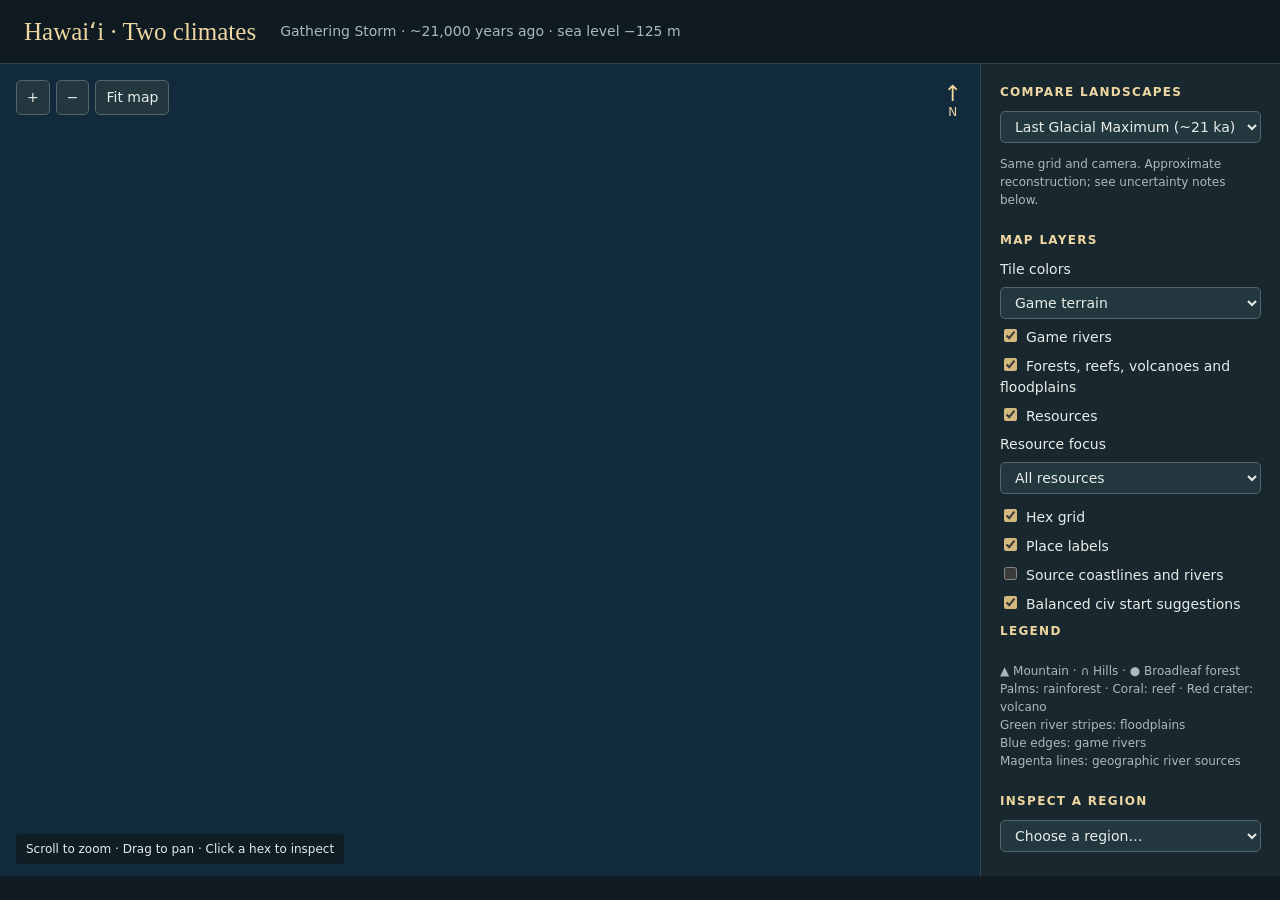
<file: maps/hawaii/tools/viewer_template.html>
<!doctype html>
<html lang="en"><head><meta charset="utf-8"><meta name="viewport" content="width=device-width,initial-scale=1"><title>Hawaiʻi · Civilization VI map inspector</title>
<style>
:root{color-scheme:dark;--bg:#101b21;--panel:#18282e;--ink:#e7ece9;--muted:#a8bab9;--line:#33464b;--accent:#eed6a1}*{box-sizing:border-box}body{margin:0;background:var(--bg);color:var(--ink);font:14px/1.5 system-ui,sans-serif}header{padding:17px 24px;border-bottom:1px solid var(--line);display:flex;align-items:center;gap:24px;flex-wrap:wrap}h1{font:500 25px Georgia,serif;margin:0;color:var(--accent)}header p{margin:0;color:var(--muted)}main{display:grid;grid-template-columns:minmax(0,1fr) 300px;height:calc(100vh - 88px);min-height:600px}#stage{position:relative;overflow:hidden;background:#122b3c;touch-action:none}canvas{width:100%;height:100%;display:block;cursor:crosshair}.tools{position:absolute;top:16px;left:16px;display:flex;gap:6px}button,select,input{font:inherit;background:#22383e;color:var(--ink);border:1px solid #536669;border-radius:5px;padding:6px 10px}button{cursor:pointer}button:hover{background:#355057}button:focus-visible,input:focus-visible,select:focus-visible{outline:2px solid var(--accent)}aside{padding:19px;background:var(--panel);overflow:auto;border-left:1px solid var(--line)}h2{font-size:12px;font-weight:600;text-transform:uppercase;letter-spacing:1.3px;color:var(--accent);margin:22px 0 10px}h2:first-child{margin-top:0}label[hidden]{display:none}label{display:block;margin:7px 0;color:var(--ink)}input[type=checkbox]{accent-color:#d4b97e;margin-right:9px}select{width:100%}.legend{display:grid;grid-template-columns:1fr 1fr;gap:7px;font-size:12px}.sw{width:12px;height:12px;display:inline-block;margin-right:6px;border-radius:2px;vertical-align:middle}.note{color:var(--muted);font-size:12px}#detail{border-top:1px solid var(--line);padding-top:10px;min-height:172px}#detail strong{color:var(--accent)}dl{display:grid;grid-template-columns:auto 1fr;gap:4px 15px;margin:8px 0;font-size:12px}dt{color:var(--muted)}dd{margin:0;text-align:right;overflow-wrap:anywhere}.position{position:absolute;bottom:12px;left:16px;background:#101b21dd;padding:6px 10px;border-radius:4px;font-size:12px}.north{position:absolute;right:18px;top:18px;color:var(--accent);text-align:center;line-height:1.1;pointer-events:none;font-size:22px}.north small{display:block;font-size:12px}a{color:var(--accent)}#plotInput{width:130px}.find{display:flex;gap:7px}footer{font-size:11px;color:var(--muted);padding-top:15px;border-top:1px solid var(--line);margin-top:18px}@media(max-width:760px){header{padding:12px 16px;gap:3px}header p{font-size:12px}h1{font-size:22px}main{display:block;height:auto;min-height:0}#stage{height:65vh;min-height:360px}aside{border-left:0;border-top:1px solid var(--line);display:grid;grid-template-columns:1fr 1fr;gap:0 20px}aside section:last-child,footer{grid-column:1/-1}h2{margin-top:15px}}
</style></head><body>
<header><h1>Hawaiʻi · Two climates</h1><p>Gathering Storm · ~21,000 years ago · sea level −125 m</p></header>
<main><div id="stage"><canvas id="map" role="img" aria-label="Interactive Civilization VI map of Hawaiʻi. Use the plot number field to inspect tiles by keyboard."></canvas><div class="tools"><button id="plus" aria-label="Zoom in">+</button><button id="minus" aria-label="Zoom out">−</button><button id="fit">Fit map</button></div><div class="north">↑<small>N</small></div><div class="position" id="position">Scroll to zoom · Drag to pan · Click a hex to inspect</div></div>
<aside><section><h2>Compare landscapes</h2><select id="epoch" aria-label="Landscape version"><option value="lgm">Last Glacial Maximum (~21 ka)</option><option value="modern">Modern reference</option></select><p class="note">Same grid and camera. Approximate reconstruction; see uncertainty notes below.</p><h2>Map layers</h2><label for="mode">Tile colors</label><select id="mode"><option value="terrain">Game terrain</option><option value="elevation">Modern measured elevation</option><option value="changes">Changes from modern</option></select><label><input type="checkbox" id="rivers" checked>Game rivers</label><label><input type="checkbox" id="features" checked>Forests, reefs, volcanoes and floodplains</label><label><input type="checkbox" id="resources" checked>Resources</label><label for="resourceFilter">Resource focus</label><select id="resourceFilter" aria-describedby="resourceStatus"><option value="">All resources</option></select><p class="note" id="resourceStatus" aria-live="polite"></p><label><input type="checkbox" id="grid" checked>Hex grid</label><label hidden><input type="checkbox" id="borders">Boundaries</label><label><input type="checkbox" id="labels" checked>Place labels</label><label><input type="checkbox" id="sources">Source coastlines and rivers</label><label><input type="checkbox" id="starts" checked>Balanced civ start suggestions</label></section>
<section><h2>Legend</h2><div class="legend" id="legend"></div><p class="note">▲ Mountain · ∩ Hills · ● Broadleaf forest<br>Palms: rainforest · Coral: reef · Red crater: volcano<br>Green river stripes: floodplains<br>Blue edges: game rivers<br>Magenta lines: geographic river sources</p><h2>Inspect a region</h2><select id="regionJump" aria-label="Go to a region"><option value="">Choose a region…</option></select><h2>Inspect a hex</h2><form class="find" id="find"><input id="plotInput" type="number" min="0" max="4535" placeholder="Plot ID 0–4535" aria-label="Plot ID"><button>Inspect</button></form><div id="detail" aria-live="polite">Select a hex to see its terrain, resource, coordinates and elevation.</div></section>
<section><h2>About these maps</h2><div id="stats"></div><p class="note">84 × 54 standard grid; north up; 9 km between hex centers. All eight main islands. This is an ocean-heavy regional map: six suggested maritime starts, with asymmetric island sizes. All islands are connected by coast-water routes for early ships; deep channel tiles on these routes are deliberate gameplay changes.</p><p class="note">LGM scenario: ~21 ka, sea level −125 m, cooling 4.5°C, lower modeled lowland rainfall and downslope vegetation zones. Maui–Lānaʻi–Molokaʻi form Maui Nui; Kahoʻolawe remains separate.</p><p class="note">One impassable Snow Mountain hex represents the Mauna Kea ice cap. No continental ice sheet, sea ice, or invented pluvial lakes. Mauna Loa glaciation remains uncertain and is not asserted.</p><p class="note">Rainfall-based vegetation is generalized potential cover with a few explicit pasture, plantation and quarry adjustments. Both versions use modern crops and introduced livestock/wildlife as gameplay resources. Start markers are suggestions; they are not forced native scenario starts.</p><p><a href="Hawaii_Modern.Civ6Map">Modern map</a> · <a href="Hawaii_LGM.Civ6Map">LGM map</a></p><p><a href="RESOURCE_AUDIT.md">Resource audit</a> · <a href="RECONSTRUCTION.md">Methods and uncertainty</a> · <a href="validation_report.json">Validation</a> · <a href="README.md">Install</a></p></section><footer>Natural Earth coastline · Mapzen terrain/bathymetry · UH Rainfall Atlas · USGS NHD rivers and paleoclimate evidence. River source overlay is modern reference geometry; LGM shelf extensions are inferred. <a href="SOURCES.md">Sources</a>. Both maps are embedded for offline inspection.</footer></aside></main>
<script id="modernData" type="application/json">__MODERN_DATA__</script><script id="data" type="application/json">__MAP_DATA__</script><script>
'use strict';const LGM=JSON.parse(document.getElementById('data').textContent),MODERN=JSON.parse(document.getElementById('modernData').textContent),params=new URLSearchParams(location.search),D=params.get('epoch')==='lgm'?LGM:MODERN,$=id=>document.getElementById(id);const canvas=$('map'),ctx=canvas.getContext('2d');let cw,ch,dpr,scale=1,ox=0,oy=0,selected=null,hover=null,drag=null,moved=false;const sqrt3=Math.sqrt(3),R=1/sqrt3,H=(D.height-1)*sqrt3/2;const colors={OCEAN:'#244b66',COAST:'#508697',GRASS:'#8aab6c',PLAINS:'#c0b17a',DESERT:'#ddc397',TUNDRA:'#a8aaa0',SNOW:'#e8eceb'},base=t=>t.split('_')[0];const pretty=s=>s.toLowerCase().replaceAll('_',' ').replace(/\b\w/g,c=>c.toUpperCase());const tileXY=t=>[t.id%D.width+.5*(Math.floor(t.id/D.width)%2),H-Math.floor(t.id/D.width)*sqrt3/2];const opts={};for(const id of ['rivers','features','resources','grid','borders','labels','sources','starts']){opts[id]=$ (id);opts[id].onchange=draw;}$('mode').onchange=draw;$('resourceFilter').onchange=draw;
$('epoch').value=params.get('epoch')==='lgm'?'lgm':'modern';document.querySelector('header p').textContent=D===MODERN?'Modern reference · Gathering Storm · same 84 × 54 grid':'Gathering Storm · ~21,000 years ago · sea level −125 m';$('epoch').onchange=()=>{const q=new URLSearchParams({epoch:$('epoch').value,cx:(cw/2-ox)/scale,cy:(ch/2-oy)/scale,zoom:scale});location.search=q.toString()};$('legend').innerHTML=Object.entries(colors).map(([k,c])=>`<span><i class="sw" style="background:${c}"></i>${pretty(k)}</span>`).join('');$('stats').innerHTML=`<dl>${Object.entries({Hexes:D.stats.tiles,'Land hexes':D.stats.land,'River edges':D.stats.river_edges,'Named river courses':D.stats.river_names,'Resource tiles':D.stats.resource_tiles,'Floodplain tiles':D.stats.floodplains,'Rainforest tiles':D.stats.rainforests,'Reef tiles':D.stats.reefs,'Glacier hexes':D.stats.glacier_hexes??0,'Exposed ocean hexes':D.stats.exposed_seabed_hexes??0,'Navigation coast tiles':D.stats.navigation_coast_hexes??0}).map(([k,v])=>`<dt>${k}</dt><dd>${v.toLocaleString()}</dd>`).join('')}</dl>`;
// Original pictograms drawn for this inspector; no extracted game artwork.
const strategicResources=new Set(['HORSES','IRON','NITER','COAL','OIL','ALUMINUM','URANIUM']);
const luxuryResources=new Set(D.resource_catalog.resources.filter(r=>r.class==='luxury').map(r=>r.id));
function makeResourceIcon(name){const c=document.createElement('canvas');c.width=c.height=80;const g=c.getContext('2d');g.scale(2.5,2.5);g.lineCap='round';g.lineJoin='round';
const circ=(x,y,r,fill,stroke)=>{g.beginPath();g.arc(x,y,r,0,Math.PI*2);if(fill){g.fillStyle=fill;g.fill()}if(stroke){g.strokeStyle=stroke;g.stroke()}};
const poly=(pts,fill,stroke)=>{g.beginPath();pts.forEach(([x,y],i)=>i?g.lineTo(x,y):g.moveTo(x,y));g.closePath();if(fill){g.fillStyle=fill;g.fill()}if(stroke){g.strokeStyle=stroke;g.stroke()}};
const line=(pts,color,width=1.5)=>{g.beginPath();pts.forEach(([x,y],i)=>i?g.lineTo(x,y):g.moveTo(x,y));g.strokeStyle=color;g.lineWidth=width;g.stroke()};
const ell=(x,y,rx,ry,rot,fill)=>{g.beginPath();g.ellipse(x,y,rx,ry,rot,0,Math.PI*2);g.fillStyle=fill;g.fill()};
const metal=strategicResources.has(name)?'#b26447':luxuryResources.has(name)?'#9b7a35':'#597965';g.lineWidth=1;circ(16,16,15.2,'#11242a','#091b20');circ(16,16,13.7,'#efe0b1',metal);circ(16,16,12.4,'#ddd3a9','#fff0c8');
const ink='#334637',gold='#b48a38',leaf='#547749';
if(name==='FISH'){ell(14,16,8,4.4,-.17,'#578c9c');poly([[20,16],[26,10],[26,21]],'#477482');poly([[12,12],[17,8],[19,12]],'#426977');circ(9,15,.9,'#f4e9c7');circ(9,15,.4,'#24383e');line([[12,14],[13,17],[12,19]],'#bfd4c5',.8)}
else if(name==='CRABS'){ell(16,17,6,4,0,'#b45539');for(let k=0;k<3;k++){line([[11,17+k],[7,17+k*2],[5,19+k*2]],'#983e2a',1.4);line([[21,17+k],[25,17+k*2],[27,19+k*2]],'#983e2a',1.4)}line([[11,15],[7,12],[6,8]],'#ad4733',2);line([[21,15],[25,12],[26,8]],'#ad4733',2);poly([[4,7],[7,11],[9,7],[7,8]],'#b95c3d');poly([[23,7],[25,11],[28,7],[26,8]],'#b95c3d');circ(14,14,.8,'#252d28');circ(18,14,.8,'#252d28')}
else if(name==='WHALES'){g.beginPath();g.moveTo(5,18);g.bezierCurveTo(3,9,18,9,21,17);g.lineTo(25,18);g.lineTo(28,12);g.lineTo(25,13);g.lineTo(22,11);g.lineTo(23,19);g.bezierCurveTo(15,25,7,24,5,18);g.fillStyle='#466d83';g.fill();circ(9,16,.7,'#f6eacc');line([[11,11],[11,7],[9,5]],'#5b95aa');line([[11,8],[14,5]],'#5b95aa')}
else if(name==='WHEAT'||name==='RICE'){for(let k=-1;k<=1;k++){const x=16+k*5;line([[16,26],[x,9]],'#797947',1.3);for(let j=0;j<4;j++){ell(x-1.5,10+j*3,1.4,2.5,-.6,name==='RICE'?'#efe9c5':'#b98b30');ell(x+1.5,10+j*3,1.4,2.5,.6,name==='RICE'?'#e6deb0':'#cda044')}}line([[11,23],[21,24]],'#8a5738',2)}
else if(name==='CATTLE'){poly([[10,10],[6,6],[5,10],[9,15]],'#6d4f31');poly([[22,10],[26,6],[27,10],[23,15]],'#6d4f31');ell(16,17,7,8,0,'#93754c');ell(16,22,6,3,0,'#c9a779');ell(12,14,3,3,-.3,'#eee4c1');circ(12.5,17,.8,ink);circ(19.5,17,.8,ink);circ(13,22,.7,ink);circ(19,22,.7,ink)}
else if(name==='SHEEP'){for(const [x,y] of [[11,13],[16,11],[21,13],[10,18],[15,18],[21,18],[15,22]])circ(x,y,4,'#f8edcc','#c3b486');ell(22,19,3,4,-.2,'#635745');line([[10,22],[9,26]],'#635745',2);line([[19,22],[19,26]],'#635745',2);circ(23,18,.5,'#fff1cb')}
else if(name==='DEER'){poly([[11,14],[16,10],[22,14],[20,24],[16,27],[12,23]],'#94703e');line([[12,14],[9,9],[8,4]],'#684d2e',1.4);line([[9,9],[5,7],[5,4]],'#684d2e',1.4);line([[21,14],[24,9],[25,4]],'#684d2e',1.4);line([[24,9],[28,7],[28,4]],'#684d2e',1.4);circ(14,18,.8,ink);circ(19,18,.8,ink);circ(16.5,25,1.2,ink)}
else if(name==='HORSES'){poly([[8,26],[10,18],[8,14],[12,8],[13,4],[16,7],[20,6],[24,13],[25,18],[21,20],[18,16],[17,26]],'#755332');poly([[12,8],[17,7],[18,9],[14,14],[12,22],[9,26],[8,23]],'#392f24');circ(21,12,.8,'#f8e9bc');line([[19,16],[24,18]],'#d7ba7b',1)}
else if(name==='COTTON'){line([[16,27],[16,13],[11,9]],'#82704c',2);line([[16,20],[23,14]],'#82704c',1.5);for(const [x,y] of [[10,11],[21,15],[15,21]]){poly([[x-4,y+2],[x,y+6],[x+4,y+2]],'#718450');for(const [a,b]of [[-2,0],[2,0],[0,-3]])circ(x+a,y+b,3.5,'#fff6da','#c7c0a4')}}
else if(name==='FURS'){poly([[9,5],[13,8],[19,8],[23,5],[25,10],[22,14],[23,22],[26,26],[21,28],[17,25],[12,27],[6,25],[10,21],[10,15],[7,11]],'#98774c','#5c4834');poly([[13,11],[18,11],[20,21],[16,24],[12,21]],'#c7a679');line([[16,10],[16,23]],'#735738',1)}
else if(name==='OLIVES'){line([[8,27],[22,5]],'#746a38',1.5);for(const [x,y,a]of [[11,21,-.4],[19,15,.5],[14,13,-.4],[23,9,.5]])ell(x,y,5,1.8,a,'#778653');for(const [x,y]of [[11,17],[19,21],[18,10]]){ell(x,y,3,4,.3,'#526342');ell(x-.6,y-.7,.7,2,.3,'#adb385')}}
else if(name==='COFFEE'){for(const [x,y,a]of [[12,14,.4],[21,20,-.5]]){ell(x,y,5,7,a,'#775038');g.save();g.translate(x,y);g.rotate(a);line([[0,-5],[-1,-2],[1,2],[0,5]],'#d1a671',1.2);g.restore()}ell(22,8,5,2,-.4,leaf)}
else if(name==='JADE'){poly([[8,9],[21,6],[26,14],[23,25],[11,27],[5,18]],'#50946c','#345d49');poly([[8,9],[18,12],[23,25],[11,22]],'#89b88b');line([[12,10],[10,16],[14,22]],'#c6d7a6',1.3)}
else if(name==='DIAMONDS'){poly([[9,8],[23,8],[28,14],[16,27],[4,14]],'#dce7dc','#748f99');poly([[9,8],[12,14],[4,14]],'#9ab5bb');poly([[23,8],[20,14],[28,14]],'#8ba9b3');line([[4,14],[28,14]],'#6d929f',1);line([[9,8],[20,14],[16,27],[12,14],[23,8]],'#7fa1ad',1)}
else if(name==='DYES'){for(const [x,y,c] of [[10,19,'#92748e'],[21,19,'#b97049'],[16,11,'#527d8b']]){ell(x,y,4.7,5.7,0,c);ell(x,y-4,4,1.5,0,'#e6d7aa');ell(x,y-4,2.7,.8,0,c)}line([[9,23],[13,22]],'#cbb69e',1)}
else if(name==='SPICES'){ell(11,12,6,2,-.7,leaf);ell(18,9,5,2,.4,'#718344');for(const [x,y,a]of [[11,22,-.6],[19,20,-.4],[17,25,-.5]]){g.save();g.translate(x,y);g.rotate(a);poly([[-6,-2],[6,-2],[6,2],[-6,2]],'#aa7342','#704f32');circ(6,0,1.3,'#d7b57d','#704f32');g.restore()}}
else if(name==='SUGAR'){for(const [x,y]of [[10,18],[19,21],[19,12]]){poly([[x-4,y-3],[x+2,y-5],[x+6,y-2],[x+6,y+5],[x,y+7],[x-4,y+3]],'#f4eed6','#aaac91');line([[x-4,y-3],[x+1,y],[x+6,y-2]],'#c6c9af',.8);line([[x+1,y],[x+1,y+7]],'#c6c9af',.8)}ell(10,7,5,2,-.3,leaf)}
else if(name==='TOBACCO'){line([[10,27],[22,7]],'#6d6740',1.5);for(const [x,y,a]of [[12,21,.5],[19,18,-.5],[15,13,.4],[23,10,-.4]]){ell(x,y,3.2,6,a,'#829158');g.save();g.translate(x,y);g.rotate(a);line([[0,-5],[0,5]],'#b3b27a',.7);g.restore()}}
else if(name==='INCENSE'){poly([[7,20],[25,20],[22,25],[10,25]],'#a7763e','#6d5135');line([[12,27],[20,27]],'#80603a',2);for(const x of [11,17,22])line([[x,19],[x-1,11]],'#71573d',1.2);line([[12,13],[9,10],[12,6]],'#a9b3a1',1.5);line([[20,12],[23,9],[19,5]],'#adb7a6',1.5)}
else if(name==='TURTLES'){for(const [x,y,a]of [[9,11,-.6],[24,11,.6],[10,24,.6],[23,24,-.6]])ell(x,y,2,5,a,'#778653');ell(16,6,2.7,3,0,'#73894f');ell(16,17,8,10,0,'#58764d');poly([[12,12],[19,12],[22,18],[18,24],[12,23],[10,17]],'#a8ac6c','#425b42');line([[12,12],[16,16],[19,12]],'#617445',1);line([[16,16],[16,22],[12,23]],'#617445',1);line([[16,16],[22,18]],'#617445',1)}
else if(name==='TEA'){ell(16,25,11,2,0,'#af9460');g.beginPath();g.moveTo(7,14);g.lineTo(25,14);g.quadraticCurveTo(24,24,16,24);g.quadraticCurveTo(8,24,7,14);g.fillStyle='#f0e6c4';g.fill();ell(16,14,9,2,0,'#b5b58a');line([[25,15],[28,15],[28,20],[24,21]],'#ddd0a9',2);ell(14,8,6,2,-.4,leaf)}
else if(name==='SILK'){poly([[7,7],[23,7],[25,23],[9,25]],'#c6888e','#825663');poly([[9,10],[20,10],[22,22],[11,23]],'#e5b9b4');line([[14,9],[15,23]],'#b37783',1);ell(15,7,8,2,0,'#eee0ba');line([[8,26],[24,24]],'#aa784e',2)}
else if(name==='WINE'){line([[17,10],[18,5],[22,4]],'#665831',1.5);ell(12,7,5,2,-.4,leaf);for(const [x,y]of [[12,12],[18,12],[23,13],[10,17],[16,17],[21,18],[14,22],[19,23],[16,27]])circ(x,y,3.2,'#745775','#4e405a');circ(11,11,1,'#af8b9e')}
else if(name==='CITRUS'){circ(13,19,7,'#dca244','#af792c');circ(21,17,6,'#e5b153','#af792c');ell(14,9,6,2,-.4,leaf);ell(22,10,4,1.7,.8,'#718340');line([[18,13],[17,7]],'#645a34',1.5);circ(11,17,1.5,'#f7d382')}
else if(name==='TRUFFLES'){ell(12,19,6,5,.2,'#715b44');ell(21,17,5,4,-.3,'#8e7351');for(const [x,y] of [[9,17],[13,20],[16,16],[21,15],[24,19],[10,22]])circ(x,y,.7,'#c2a574');ell(17,9,6,2,-.4,leaf)}
else if(name==='OIL'){g.beginPath();g.moveTo(16,5);g.bezierCurveTo(14,11,8,15,8,20);g.bezierCurveTo(8,29,25,29,24,20);g.bezierCurveTo(24,15,19,10,16,5);g.fillStyle='#253b40';g.fill();line([[12,18],[11,22],[14,24]],'#809597',1.8)}
else if(name==='URANIUM'){circ(16,17,9,'#748e45','#445333');for(let a=0;a<3;a++){g.save();g.translate(16,17);g.rotate(a*Math.PI*2/3);g.beginPath();g.moveTo(-1,-3);g.lineTo(-4,-8);g.arc(0,0,9,-2.0,-1.05);g.lineTo(1,-3);g.fillStyle='#e9da8d';g.fill();g.restore()}circ(16,17,2,'#eee0a2')}
else if(name==='MERCURY'){g.beginPath();g.moveTo(16,6);g.bezierCurveTo(13,12,10,16,10,20);g.bezierCurveTo(10,29,24,27,23,19);g.bezierCurveTo(22,14,18,10,16,6);g.fillStyle='#8c9d9d';g.fill();line([[14,14],[12,19],[14,23]],'#f8f0d0',2);circ(24,25,2,'#8c9d9d')}
else if(name==='MARBLE'){poly([[8,11],[14,7],[25,10],[25,23],[18,26],[8,22]],'#f0e8ce','#9b9884');line([[9,14],[15,16],[12,20],[18,23]],'#a5aaa2',1);line([[20,11],[17,15],[22,19],[20,25]],'#a5aaa2',1);line([[8,11],[18,14],[25,10]],'#bebaa1',1)}
else{const pal={STONE:['#a09e87','#c9c3a5'],COPPER:['#b17642','#d9a361'],SALT:['#e8e6d2','#fff6dc'],GYPSUM:['#e2cbb0','#f7e4cc'],SILVER:['#9caeb2','#e4ebdb'],IRON:['#738087','#aeb7b7'],NITER:['#c5c29b','#f2eac4'],COAL:['#384548','#67716b'],ALUMINUM:['#a7b6b0','#f2f0d8']}[name]||['#a49a70','#e6d8a4'];poly([[5,23],[8,15],[14,12],[19,16],[18,25]],pal[0],'#59604c');poly([[13,14],[17,7],[24,9],[27,19],[20,23]],pal[1],'#727766');line([[17,7],[19,15],[27,19]],pal[0],1.3);line([[19,15],[20,23]],pal[0],1.2);if(name==='SALT'||name==='GYPSUM'||name==='NITER'){line([[10,19],[10,14],[14,10]],'#faf0d2',2);line([[22,13],[24,8]],'#faf0d2',2)}}
return c;}
const resourceIcons=Object.fromEntries([...new Set(D.tiles.map(t=>t.resource).filter(Boolean))].map(n=>[n,makeResourceIcon(n)]));

const resourceCounts=Object.fromEntries(D.resource_catalog.resources.map(r=>[r.id,0]));
for(const t of D.tiles)if(t.resource)resourceCounts[t.resource]=(resourceCounts[t.resource]||0)+1;
const totalResources=Object.values(resourceCounts).reduce((a,b)=>a+b,0);
$('resourceFilter').options[0].textContent=`All resources (${totalResources.toLocaleString()})`;
for(const n of Object.keys(resourceCounts).sort())$('resourceFilter').add(new Option(`${pretty(n)} (${resourceCounts[n]})`,n));
function updateResourceFocus(){const n=$('resourceFilter').value,count=resourceCounts[n];$('resourceStatus').textContent=n?(count?`${pretty(n)}: ${count} resource ${count===1?'tile':'tiles'} across the map.`:`No ${pretty(n).toLowerCase()} deposits on this map.`):`${D.resource_catalog.resources.length} available map resources · Counts are tiles; 0 means absent.`;draw()}
$('resourceFilter').onchange=()=>{opts.resources.checked=true;updateResourceFocus()};updateResourceFocus();
const nearestPlot=(lon,lat)=>D.tiles.reduce((a,b)=>(a.lon-lon)**2*Math.cos(lat*Math.PI/180)**2+(a.lat-lat)**2<(b.lon-lon)**2*Math.cos(lat*Math.PI/180)**2+(b.lat-lat)**2?a:b).id;
for(const a of D.iconic_deposits||[])$('regionJump').add(new Option(a.name+' · '+pretty(a.resource),a.plots[0]));
for(const [name,lon,lat] of [["Ni\u02bbihau", -160.155, 21.89], ["Kaua\u02bbi", -159.53, 22.045], ["O\u02bbahu", -157.98, 21.48], ["Moloka\u02bbi", -157.03, 21.14], ["L\u0101na\u02bbi", -156.93, 20.83], ["Maui", -156.3, 20.8], ["Kaho\u02bbolawe", -156.61, 20.56], ["Hawai\u02bbi", -155.5, 19.62], ["Mauna Kea summit / ice cap", -155.468, 19.821], ["Mauna Loa", -155.608, 19.475], ["K\u012blauea", -155.287, 19.421], ["Haleakal\u0101", -156.253, 20.709], ["Penguin Bank / Maui Nui", -157.4, 21.02], ["Kona slopes", -155.87, 19.48], ["Hilo / Wailuku River", -155.1, 19.72]])$('regionJump').add(new Option(name,nearestPlot(lon,lat)));
for(const st of D.starts)$('regionJump').add(new Option(st.name+' · '+st.region,st.id));
function focusPlot(id){inspect(id);const [x,y]=tileXY(D.tiles[id]);scale=Math.max(scale,28);ox=cw/2-x*scale;oy=ch/2-y*scale;draw()}
for(const option of Array.from($('regionJump').options).slice(1))option.value+=`:${option.index}`;
$('regionJump').onchange=e=>{if(e.target.value!=='')focusPlot(Number(e.target.value.split(':')[0]))};
function fit(){scale=Math.min((cw-40)/(D.width+1),(ch-40)/(H+2));ox=(cw-(D.width-.5)*scale)/2;oy=(ch-H*scale)/2;draw();}let restoreCamera=true;function resize(){const b=$('stage').getBoundingClientRect();cw=b.width;ch=b.height;dpr=devicePixelRatio||1;canvas.width=cw*dpr;canvas.height=ch*dpr;fit();if(restoreCamera&&params.has("zoom")){scale=Number(params.get("zoom"));ox=cw/2-Number(params.get("cx"))*scale;oy=ch/2-Number(params.get("cy"))*scale;draw()}restoreCamera=false;}function screen(x,y){return [ox+x*scale,oy+(H-y)*scale]}function pathHex(x,y){ctx.beginPath();for(let i=0;i<6;i++){const a=(90-i*60)*Math.PI/180;const px=x+Math.cos(a)*R,py=y-Math.sin(a)*R;i?ctx.lineTo(px,py):ctx.moveTo(px,py)}ctx.closePath()}
function changeColor(id){const a=LGM.tiles[id],b=MODERN.tiles[id],water=t=>['COAST','OCEAN'].includes(t.terrain);if(a.glacier)return '#c4f4ff';if(water(a)&&!water(b))return '#358ddd';if(!water(a)&&water(b))return '#e5b75c';if(a.terrain!==b.terrain||a.feature!==b.feature)return '#9d80b9';return '#42545c'}
function elevationColor(z){if(z<0)return '#244b66';const ramp=[[0,[111,151,104]],[600,[157,166,104]],[1400,[194,178,130]],[2500,[155,142,129]],[4000,[241,240,233]]];for(let k=1;k<ramp.length;k++)if(z<=ramp[k][0]){let f=(z-ramp[k-1][0])/(ramp[k][0]-ramp[k-1][0]);return `rgb(${ramp[k][1].map((v,j)=>Math.round(ramp[k-1][1][j]*(1-f)+v*f)).join(',')})`}return '#f1f0e9'}
function drawLine(points,color,width,dash=[]){ctx.beginPath();points.forEach(([x,y],i)=>i?ctx.lineTo(x,H-y):ctx.moveTo(x,H-y));ctx.strokeStyle=color;ctx.lineWidth=width/scale;ctx.setLineDash(dash.map(n=>n/scale));ctx.stroke();ctx.setLineDash([])}
const places=[["Ni\u02bbihau", -160.155, 21.89], ["Kaua\u02bbi", -159.53, 22.045], ["O\u02bbahu", -157.98, 21.48], ["Moloka\u02bbi", -157.03, 21.14], ["L\u0101na\u02bbi", -156.93, 20.83], ["Maui", -156.3, 20.8], ["Kaho\u02bbolawe", -156.61, 20.56], ["Hawai\u02bbi", -155.5, 19.62]];const pl=places.map(([name,lon,lat])=>{let best=D.tiles.reduce((a,b)=>(a.lon-lon)**2+(a.lat-lat)**2<(b.lon-lon)**2+(b.lat-lat)**2?a:b);return [name,...tileXY(best)]});
function draw(){if(!cw)return;$('legend').innerHTML=$('mode').value==='changes'?[['#c4f4ff','Glacier'],['#358ddd','New water'],['#e5b75c','Exposed waterbed'],['#9d80b9','Biome / terrain'],['#42545c','Unchanged']].map(([c,k])=>`<span><i class="sw" style="background:${c}"></i>${k}</span>`).join(''):Object.entries(colors).map(([k,c])=>`<span><i class="sw" style="background:${c}"></i>${pretty(k)}</span>`).join('');ctx.setTransform(dpr,0,0,dpr,0,0);ctx.fillStyle='#122b3c';ctx.fillRect(0,0,cw,ch);ctx.save();ctx.translate(ox,oy);ctx.scale(scale,scale);ctx.lineJoin='round';
for(const t of D.tiles){const [x,y]=tileXY(t);if(x*scale+ox< -scale||x*scale+ox>cw+scale||y*scale+oy< -scale||y*scale+oy>ch+scale)continue;pathHex(x,y);ctx.fillStyle=$('mode').value==='changes'?changeColor(t.id):$('mode').value==='elevation'?elevationColor(t.elevation):colors[base(t.terrain)];ctx.fill();if(opts.grid.checked){ctx.strokeStyle='#18343b55';ctx.lineWidth=.45/scale;ctx.stroke()}
if(t.terrain.includes('MOUNTAIN')){ctx.beginPath();ctx.moveTo(x-.34,y+.25);ctx.lineTo(x,y-.32);ctx.lineTo(x+.34,y+.25);ctx.closePath();ctx.fillStyle=t.glacier?'#c4e7ef':'#656958';ctx.fill();ctx.beginPath();ctx.moveTo(x-.10,y-.14);ctx.lineTo(x,y-.32);ctx.lineTo(x+.12,y-.10);ctx.strokeStyle='#eceddb';ctx.lineWidth=.08;ctx.stroke()}else if(t.terrain.includes('HILLS')){ctx.beginPath();ctx.ellipse(x,y+.12,.27,.16,0,Math.PI,Math.PI*2);ctx.strokeStyle='#756c44';ctx.lineWidth=.065;ctx.stroke()}
if(opts.features.checked&&['FOREST','JUNGLE'].includes(t.feature)){ctx.strokeStyle='#315c38';ctx.lineWidth=.045;for(let j=-1;j<=1;j++){const tx=x+j*.19,ty=y+(j===0?-.06:.05);ctx.beginPath();ctx.moveTo(tx,ty+.18);ctx.lineTo(tx,ty-.08);ctx.stroke();if(t.feature==='FOREST'){ctx.fillStyle='#335f42';ctx.beginPath();ctx.arc(tx,ty-.08,.13,0,Math.PI*2);ctx.fill()}else{ctx.strokeStyle='#1e6449';ctx.lineWidth=.07;for(let k=-1;k<=1;k++){ctx.beginPath();ctx.moveTo(tx,ty-.06);ctx.quadraticCurveTo(tx+k*.13,ty-.25,tx+k*.17,ty-.12);ctx.stroke()}}}}
else if(opts.features.checked&&t.feature==='REEF'){ctx.strokeStyle='#e0a69c';ctx.lineWidth=.06;for(let j=-1;j<=1;j++){ctx.beginPath();ctx.moveTo(x+j*.16,y+.2);ctx.lineTo(x+j*.16,y-.13);ctx.moveTo(x+j*.16,y);ctx.lineTo(x+j*.16-.10,y-.08);ctx.moveTo(x+j*.16,y+.05);ctx.lineTo(x+j*.16+.10,y-.02);ctx.stroke()}}
else if(opts.features.checked&&t.feature==='VOLCANO'){ctx.fillStyle='#ff8146';ctx.beginPath();ctx.ellipse(x,y-.18,.12,.065,0,0,Math.PI*2);ctx.fill();ctx.strokeStyle='#dc5833';ctx.lineWidth=.045;ctx.beginPath();ctx.moveTo(x+.02,y-.13);ctx.lineTo(x+.13,y+.03);ctx.lineTo(x+.09,y+.17);ctx.stroke()}
else if(opts.features.checked&&t.feature==='MARSH'){ctx.strokeStyle='#3c7974';ctx.lineWidth=.07;for(let j=0;j<3;j++){ctx.beginPath();ctx.moveTo(x-.24,y-.1+j*.13);ctx.lineTo(x+.24,y-.1+j*.13);ctx.stroke()}}
if(opts.features.checked&&t.feature.startsWith('FLOODPLAINS')){ctx.save();pathHex(x,y);ctx.clip();ctx.fillStyle='#7fba6655';ctx.fill();ctx.strokeStyle='#507f43';ctx.lineWidth=.075;for(let j=-1;j<=1;j++){ctx.beginPath();ctx.moveTo(x-.35,y+j*.19);ctx.quadraticCurveTo(x-.12,y+j*.19-.10,x+.08,y+j*.19);ctx.quadraticCurveTo(x+.2,y+j*.19+.07,x+.36,y+j*.19);ctx.stroke()}ctx.restore()}
if(opts.resources.checked&&t.resource&&(!$('resourceFilter').value||$('resourceFilter').value===t.resource)){ctx.drawImage(resourceIcons[t.resource],x-.38,y-.38,.76,.76)}
}
if(opts.rivers.checked)for(const r of D.rivers){drawLine(r.points,'#c3e5e9',Math.max(2,scale*.22));drawLine(r.points,'#227db7',Math.max(1.25,scale*.12));if(scale>20){const [[x1,y1],[x2,y2]]=r.points,dx=x2-x1,dy=-(y2-y1),mx=(x1+x2)/2,my=H-(y1+y2)/2,ang=Math.atan2(dy,dx);ctx.beginPath();ctx.moveTo(mx+.11*Math.cos(ang),my+.11*Math.sin(ang));ctx.lineTo(mx+.13*Math.cos(ang+2.5),my+.13*Math.sin(ang+2.5));ctx.lineTo(mx+.13*Math.cos(ang-2.5),my+.13*Math.sin(ang-2.5));ctx.fillStyle='#003964';ctx.fill()}}
if(opts.borders.checked)for(const b of D.boundaries)for(const p of b.paths)drawLine(p,b.name==='Hawaiʻi'?'#f9deb0':'#e2d8b588',b.name==='Hawaiʻi'?1.8:1,[5,4]);
if(opts.sources.checked){for(const p of D.coastlines)drawLine(p,'#faf1d6',1.2);for(const r of D.sourceRivers)drawLine(r.points,r.seasonal?'#c490e6':'#e972d4',1.2,r.seasonal?[3,3]:[]);for(const l of D.lakes)for(const p of l.paths)drawLine(p,'#e972d4',1)}
if(opts.starts.checked)for(const [idx,s] of D.starts.entries()){const [x,y]=tileXY(D.tiles[s.id]);ctx.beginPath();ctx.arc(x,y,.9,0,2*Math.PI);ctx.fillStyle='#f5df8a33';ctx.fill();ctx.strokeStyle='#ffe995';ctx.lineWidth=2/scale;ctx.stroke();ctx.font=`bold ${Math.max(.55,12/scale)}px system-ui`;ctx.textAlign='center';ctx.textBaseline='middle';ctx.strokeStyle='#142b30';ctx.lineWidth=3/scale;ctx.strokeText(String(idx+1),x,y);ctx.fillStyle='#fff1bb';ctx.fillText(String(idx+1),x,y)}
for(const [id,color]of [[hover,'#ffffffaa'],[selected,'#fff0a4']])if(id!==null){const [x,y]=tileXY(D.tiles[id]);pathHex(x,y);ctx.strokeStyle=color;ctx.lineWidth=(id===selected?3:1.5)/scale;ctx.stroke()}
ctx.restore();if(opts.labels.checked){ctx.textAlign='left';ctx.textBaseline='middle';ctx.font='12px system-ui';for(const [name,x,y] of pl){const sx=ox+x*scale,sy=oy+y*scale;if(sx<0||sx>cw-80||sy<0||sy>ch)continue;ctx.fillStyle='#f5e5bd';ctx.beginPath();ctx.arc(sx,sy,2.3,0,2*Math.PI);ctx.fill();ctx.lineWidth=3.5;ctx.strokeStyle='#152d32dd';ctx.strokeText(name,sx+6,sy);ctx.fillText(name,sx+6,sy)}}
}
function tileAt(px,py){const x=(px-ox)/scale,y=H-(py-oy)/scale;let best=null,bd=Infinity;const cy=Math.round(y/(sqrt3/2));for(let yy=Math.max(0,cy-1);yy<=Math.min(D.height-1,cy+1);yy++){const xx=Math.round(x-.5*(yy%2));if(xx<0||xx>=D.width)continue;const dx=x-xx-.5*(yy%2),dy=y-yy*sqrt3/2,d=dx*dx+dy*dy;if(d<bd){bd=d;best=yy*D.width+xx}}return bd<.5?best:null}
function inspect(id){selected=id;$('plotInput').value=id;const t=D.tiles[id],rs=D.rivers.filter(r=>r.plot===id),start=D.starts.find(s=>s.id===id);$('detail').innerHTML=`<strong>Plot ${id} · (${id%D.width}, ${Math.floor(id/D.width)})</strong><dl>${t.paleobiome?`<dt>Scenario biome</dt><dd>${t.paleobiome}</dd><dt>Modern terrain</dt><dd>${pretty(t.modern_terrain)}</dd>${t.glacier?`<dt>Glacier evidence</dt><dd>${t.glacier.basis} (${t.glacier.confidence} confidence)</dd>`:''}`:''}${t.game_coast_corridor?`<dt>Navigation corridor</dt><dd>Coast for early ships; real channel is deeper</dd>`:""}<dt>Terrain</dt><dd>${pretty(t.terrain)}</dd><dt>Feature</dt><dd>${t.feature?pretty(t.feature):'None'}</dd><dt>Resource</dt><dd>${t.resource?'<img alt="" width="30" height="30" style="vertical-align:middle" src="'+resourceIcons[t.resource].toDataURL()+'"> '+pretty(t.resource)+' × '+t.quantity:'None'}</dd>${t.forest_reference_percent!=null?`<dt>NLCD forest area (2021)</dt><dd>${t.forest_reference_percent}% of sampled land</dd>`:''}<dt>Island</dt><dd>${t.island||"Ocean / exposed shelf"}</dd><dt>Reference annual rain</dt><dd>${t.rainfall_mm==null?"—":t.rainfall_mm.toLocaleString()+" mm"}${t.rainfall_inferred?" (inferred)":""}</dd>${t.temperature_c!=null?`<dt>Modeled mean temperature</dt><dd>${t.temperature_c}°C</dd>`:""}<dt>Elevation</dt><dd>${t.elevation.toLocaleString()} m</dd><dt>Relief across hex</dt><dd>${t.relief.toLocaleString()} m</dd><dt>Relief, central 3.2 km</dt><dd>${(t.local_relief??t.relief).toLocaleString()} m</dd><dt>Latitude</dt><dd>${t.lat.toFixed(4)}° N</dd><dt>Longitude</dt><dd>${Math.abs(t.lon).toFixed(4)}° W</dd>${t.lake?`<dt>Lake</dt><dd>${t.lake}</dd>${D.notes.paleo_lakes?.find(a=>a.name===t.lake)?`<dt>Scenario lake level</dt><dd>${D.notes.paleo_lakes.find(a=>a.name===t.lake).level_m} m (estimate)</dd>`:''}`:''}<dt>Tribal village</dt><dd>${t.goody?'Yes':'No'}</dd></dl><p class="note">${t.ecoregion}</p>${t.land_use_adjustment?`<p class="note">Land-use representation: ${t.land_use_adjustment}</p>`:""}${t.resource_basis?`<p class="note">${t.resource_basis}</p>`:""}${t.deposit?`<strong>${t.deposit.name}</strong><p class="note">Mapped ${t.deposit.resource.toLowerCase()} district; tile center ${t.deposit.distance_km} km from the reference location.</p>${t.deposit.note?`<p class="note">${t.deposit.note}</p>`:''}`:''}${start?`<strong>${start.name} · Balanced civ suggestion</strong><dl><dt>Freshwater</dt><dd>${start.metrics.fresh_water?'River':'Coastal housing only'}</dd><dt>Nearest civ</dt><dd>${start.metrics.nearest_start_hexes} hexes</dd><dt>Passable tiles, 3 rings</dt><dd>${start.metrics.passable_ring3} / 37</dd><dt>Food resources, 3 rings</dt><dd>${start.metrics.food_resources_ring3}</dd><dt>Luxury types, 3 rings</dt><dd>${start.metrics.luxury_types_ring3}</dd><dt>Fertility estimate</dt><dd>${start.metrics.score}</dd></dl>`:''}${rs.length?'<p class="note">Owned river edges: '+rs.map(r=>`${r.name} (${r.side}, flow ${r.flow})`).join('; ')+'</p>':''}`;draw()}
canvas.addEventListener('pointerdown',e=>{drag=[e.offsetX,e.offsetY,ox,oy];moved=false;canvas.setPointerCapture(e.pointerId)});canvas.addEventListener('pointermove',e=>{if(drag){const dx=e.offsetX-drag[0],dy=e.offsetY-drag[1];if(Math.abs(dx)+Math.abs(dy)>4)moved=true;if(moved){ox=drag[2]+dx;oy=drag[3]+dy;draw()}}else{hover=tileAt(e.offsetX,e.offsetY);draw()}});canvas.addEventListener('pointerup',e=>{if(!moved){const id=tileAt(e.offsetX,e.offsetY);if(id!==null)inspect(id)}drag=null});canvas.addEventListener('pointercancel',()=>drag=null);canvas.addEventListener('pointerleave',()=>{hover=null;draw()});function zoom(f,px=cw/2,py=ch/2){let ns=Math.max(2,Math.min(100,scale*f)),ratio=ns/scale;ox=px-(px-ox)*ratio;oy=py-(py-oy)*ratio;scale=ns;draw()}canvas.addEventListener('wheel',e=>{e.preventDefault();zoom(Math.exp(-e.deltaY*.0015),e.offsetX,e.offsetY)},{passive:false});$('plus').onclick=()=>zoom(1.5);$('minus').onclick=()=>zoom(1/1.5);$('fit').onclick=fit;$('find').onsubmit=e=>{e.preventDefault();let id=Number($('plotInput').value);if(Number.isInteger(id)&&id>=0&&id<D.tiles.length){focusPlot(id)}};new ResizeObserver(resize).observe($('stage'));
</script></body></html>
</file>
